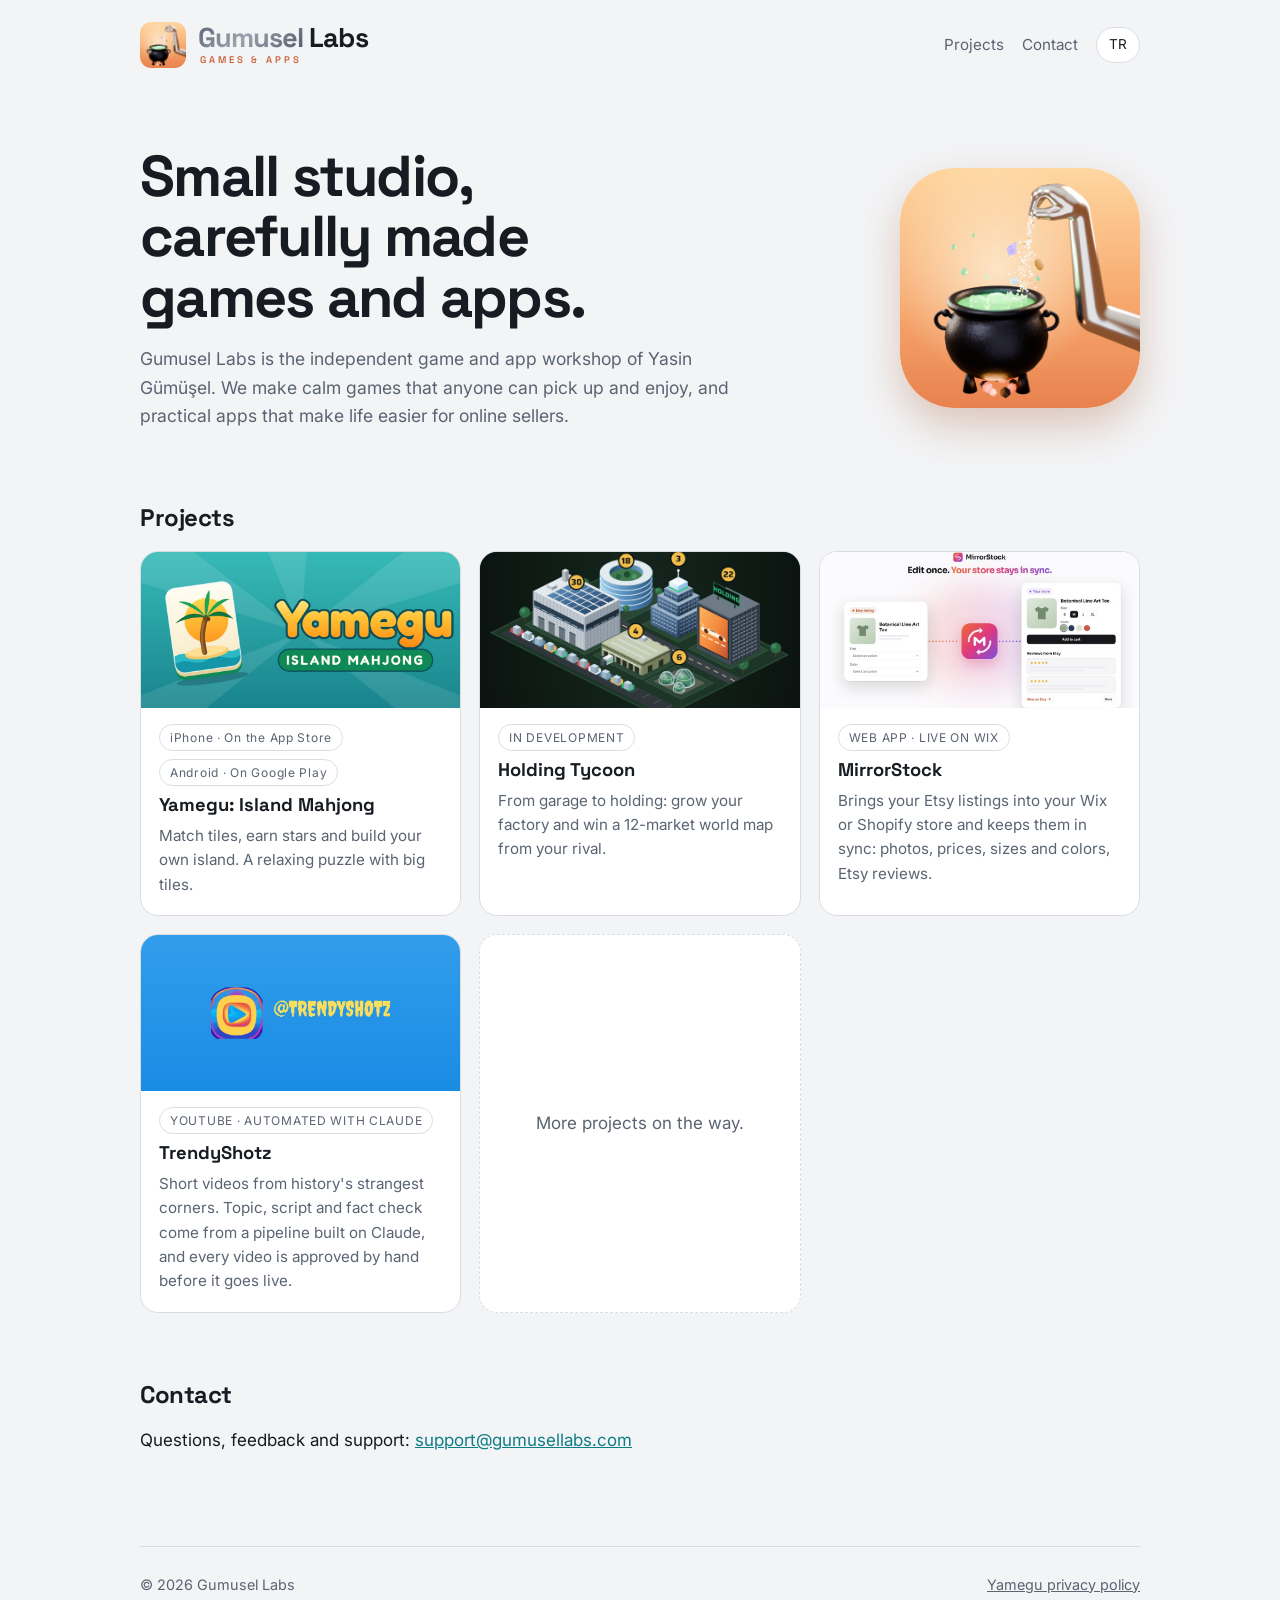
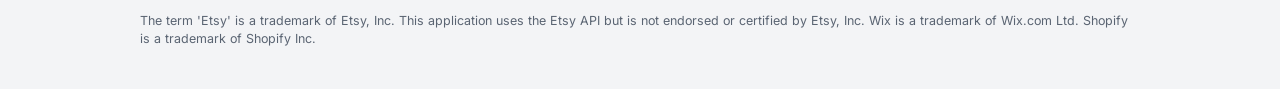
<file: index.html>
<!doctype html>
<html lang="en" data-l="en">
<head>
<meta charset="utf-8">
<meta name="viewport" content="width=device-width, initial-scale=1">
<title>Gumusel Labs</title>
<meta property="og:image" content="https://www.gumusellabs.com/assets/icon_512.png">
<meta name="description" content="Gumusel Labs: independent games and apps by Yasin Gümüşel. Home of Yamegu: Island Mahjong and MirrorStock.">
<link rel="icon" href="/assets/icon_192.png" type="image/png">
<link rel="preconnect" href="https://fonts.googleapis.com">
<link rel="preconnect" href="https://fonts.gstatic.com" crossorigin>
<link rel="stylesheet" href="https://fonts.googleapis.com/css2?family=Inter:wght@400;600&family=Space+Grotesk:wght@500;700&display=swap">
<link rel="stylesheet" href="/style.css?v=6">
<script src="/lang.js?v=4"></script>
</head>
<body>
<div class="wrap">
  <header class="top">
    <a class="brand" href="/"><img class="mark" src="/assets/icon_192.png" alt="" width="34" height="34"><span class="word"><span class="name"><b>Gumusel</b> Labs</span><span class="sub">Games &amp; Apps</span></span></a>
    <nav class="links">
      <a href="#projects"><span lang="tr">Projeler</span><span lang="en">Projects</span></a>
      <a href="#contact"><span lang="tr">İletişim</span><span lang="en">Contact</span></a>
      <button class="lang" type="button" aria-label="Language"><span lang="tr">EN</span><span lang="en">TR</span></button>
    </nav>
  </header>

  <section class="hero">
    <div class="hero-text">
      <h1><span lang="tr">Küçük ekip, özenli oyunlar ve uygulamalar.</span><span lang="en">Small studio, carefully made games and apps.</span></h1>
      <p lang="tr">Gumusel Labs, Yasin Gümüşel'in bağımsız oyun ve uygulama atölyesi. Herkesin rahatça oynayabileceği sakin oyunlar ve online satıcıların işini kolaylaştıran uygulamalar yapıyoruz.</p>
      <p lang="en">Gumusel Labs is the independent game and app workshop of Yasin Gümüşel. We make calm games that anyone can pick up and enjoy, and practical apps that make life easier for online sellers.</p>
    </div>
    <img class="hero-logo" src="/assets/icon_512.png" alt="Gumusel Labs" width="240" height="240">
  </section>

  <section id="projects">
    <h2><span lang="tr">Projeler</span><span lang="en">Projects</span></h2>
    <div class="projects">
      <a class="card" href="/yamegu/">
        <img class="shot" lang="tr" src="/assets/yamegu/feature_tr.jpg" alt="Yamegu: Ada Mahjong" width="1024" height="500">
        <img class="shot" lang="en" src="/assets/yamegu/feature_en.jpg" alt="Yamegu: Island Mahjong" width="1024" height="500">
        <div class="body">
          <span class="tag" style="text-transform:none"><span lang="tr">iPhone · App Store'da</span><span lang="en">iPhone · On the App Store</span></span>
          <span class="tag" style="text-transform:none"><span lang="tr">Android · Google Play'de</span><span lang="en">Android · On Google Play</span></span>
          <h3><span lang="tr">Yamegu: Ada Mahjong</span><span lang="en">Yamegu: Island Mahjong</span></h3>
          <p lang="tr">Taşları eşleştir, yıldız topla, kendi adanı kur. Büyük taşlı, rahatlatan bir bulmaca.</p>
          <p lang="en">Match tiles, earn stars and build your own island. A relaxing puzzle with big tiles.</p>
        </div>
      </a>
      <a class="card" href="/holding-tycoon/">
        <img class="shot tall" src="/assets/holding-tycoon/poster.jpg" alt="Holding Tycoon" width="720" height="1280">
        <div class="body">
          <span class="tag"><span lang="tr">Geliştiriliyor</span><span lang="en">In development</span></span>
          <h3>Holding Tycoon</h3>
          <p lang="tr">Garajdan holdinge: fabrikanı büyüt, 12 pazarlık dünya haritasını rakibinden kap.</p>
          <p lang="en">From garage to holding: grow your factory and win a 12-market world map from your rival.</p>
        </div>
      </a>
      <a class="card" href="https://www.mirrorstock.com" target="_blank" rel="noopener">
        <img class="shot" src="/assets/mirrorstock/feature.jpg" alt="MirrorStock: an Etsy listing synced to an online store" width="1024" height="500">
        <div class="body">
          <span class="tag"><span lang="tr">Web uygulaması · Wix'te yayında</span><span lang="en">Web app · Live on Wix</span></span>
          <h3>MirrorStock</h3>
          <p lang="tr">Etsy ilanlarını Wix ya da Shopify mağazana taşır ve senkron tutar: fotoğraflar, fiyatlar, beden ve renkler, Etsy yorumları.</p>
          <p lang="en">Brings your Etsy listings into your Wix or Shopify store and keeps them in sync: photos, prices, sizes and colors, Etsy reviews.</p>
        </div>
      </a>
      <a class="card" href="/trendyshotz/">
        <img class="shot" src="/assets/trendyshotz/feature.jpg" alt="TrendyShotz YouTube channel" width="1024" height="500">
        <div class="body">
          <span class="tag"><span lang="tr">YouTube · Claude ile otomasyon</span><span lang="en">YouTube · Automated with Claude</span></span>
          <h3>TrendyShotz</h3>
          <p lang="tr">Tarihin tuhaf köşelerinden kısa videolar. Konu, senaryo ve doğruluk kontrolü Claude üzerine kurulu bir otomasyonla yapılır; her video yayından önce elle onaylanır.</p>
          <p lang="en">Short videos from history's strangest corners. Topic, script and fact check come from a pipeline built on Claude, and every video is approved by hand before it goes live.</p>
        </div>
      </a>
      <div class="card empty">
        <span lang="tr">Yeni projeler yolda.</span><span lang="en">More projects on the way.</span>
      </div>
    </div>
  </section>

  <section id="contact">
    <h2><span lang="tr">İletişim</span><span lang="en">Contact</span></h2>
    <p lang="tr">Soru, öneri ve destek için: <a href="mailto:support@gumusellabs.com">support@gumusellabs.com</a></p>
    <p lang="en">Questions, feedback and support: <a href="mailto:support@gumusellabs.com">support@gumusellabs.com</a></p>
  </section>

  <footer>
    <span>© 2026 Gumusel Labs</span>
    <span><a href="/yamegu/privacy/"><span lang="tr">Yamegu gizlilik politikası</span><span lang="en">Yamegu privacy policy</span></a></span>
    <span class="legal">The term 'Etsy' is a trademark of Etsy, Inc. This application uses the Etsy API but is not endorsed or certified by Etsy, Inc. Wix is a trademark of Wix.com Ltd. Shopify is a trademark of Shopify Inc.</span>
  </footer>
</div>
</body>
</html>
</file>
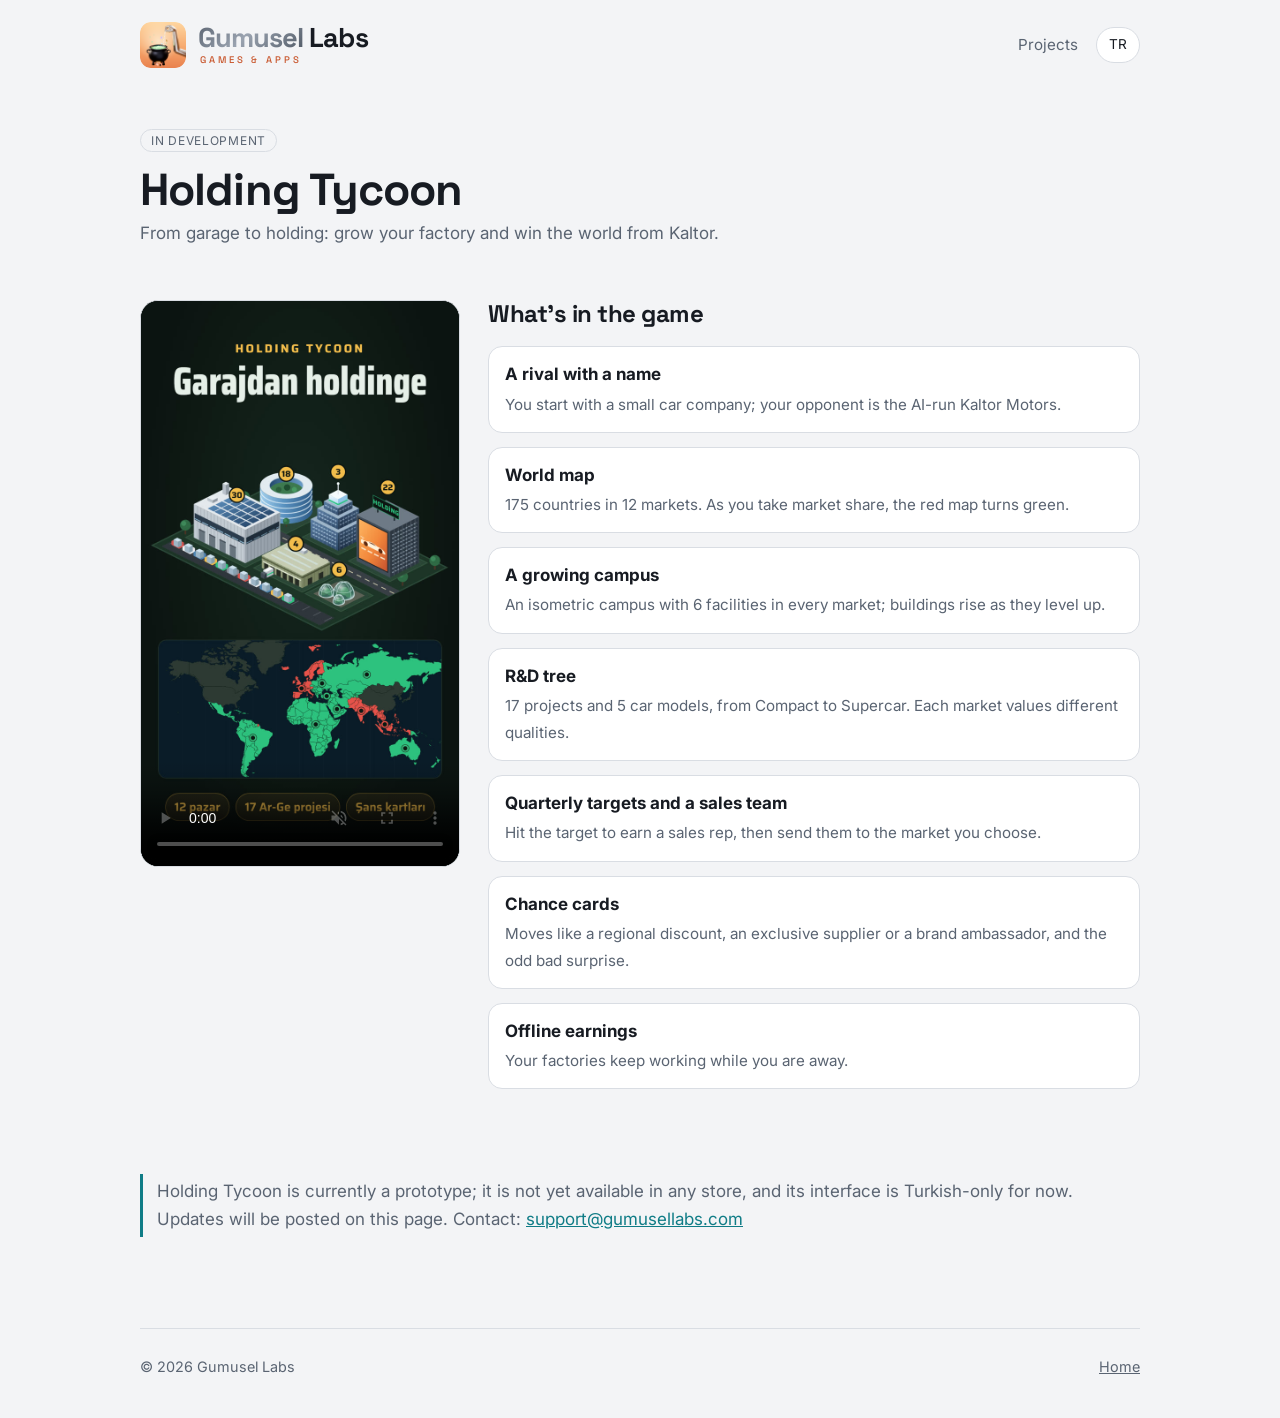
<file: holding-tycoon/index.html>
<!doctype html>
<html lang="en" data-l="en">
<head>
<meta charset="utf-8">
<meta name="viewport" content="width=device-width, initial-scale=1">
<title>Holding Tycoon – Gumusel Labs</title>
<meta name="description" content="Holding Tycoon: an idle tycoon game in development. Grow from a garage to a holding and win the world map from your rival.">
<meta property="og:title" content="Holding Tycoon">
<meta property="og:image" content="https://www.gumusellabs.com/assets/holding-tycoon/poster.jpg">
<link rel="icon" href="/assets/icon_192.png" type="image/png">
<link rel="preconnect" href="https://fonts.googleapis.com">
<link rel="preconnect" href="https://fonts.gstatic.com" crossorigin>
<link rel="stylesheet" href="https://fonts.googleapis.com/css2?family=Inter:wght@400;600&family=Space+Grotesk:wght@500;700&display=swap">
<link rel="stylesheet" href="/style.css?v=5">
<script src="/lang.js?v=4"></script>
</head>
<body>
<div class="wrap">
  <header class="top">
    <a class="brand" href="/"><img class="mark" src="/assets/icon_192.png" alt="" width="34" height="34"><span class="word"><span class="name"><b>Gumusel</b> Labs</span><span class="sub">Games &amp; Apps</span></span></a>
    <nav class="links">
      <a href="/#projects"><span lang="tr">Projeler</span><span lang="en">Projects</span></a>
      <button class="lang" type="button" aria-label="Language"><span lang="tr">EN</span><span lang="en">TR</span></button>
    </nav>
  </header>

  <div class="game-head">
    <div>
      <span class="tag"><span lang="tr">Geliştiriliyor</span><span lang="en">In development</span></span>
      <h1 style="margin-top:12px">Holding Tycoon</h1>
      <p lang="tr">Garajdan holdinge: fabrikanı büyüt, dünyayı Kaltor'dan kap.</p>
      <p lang="en">From garage to holding: grow your factory and win the world from Kaltor.</p>
    </div>
  </div>

  <section class="split">
    <video controls muted playsinline preload="metadata" poster="/assets/holding-tycoon/poster.jpg" width="1080" height="1920">
      <source src="/assets/holding-tycoon/fragman.mp4" type="video/mp4">
    </video>
    <div>
      <h2><span lang="tr">Oyunda neler var</span><span lang="en">What's in the game</span></h2>
      <ul class="features" lang="tr">
        <li><b>Adı olan bir rakip</b><span>Küçük bir otomobil şirketiyle başlarsın; karşında yapay zekâ rakibin Kaltor Motors var.</span></li>
        <li><b>Dünya haritası</b><span>175 ülke 12 pazara ayrılır. Pazar payını aldıkça kırmızı harita yeşile döner.</span></li>
        <li><b>Büyüyen yerleşke</b><span>Her pazarda 6 tesisli izometrik bir yerleşke; binalar seviye atladıkça yükselir.</span></li>
        <li><b>Ar-Ge ağacı</b><span>17 proje, Kompakt'tan Süper Spor'a 5 model. Her pazarın önem verdiği nitelikler farklı.</span></li>
        <li><b>Çeyrek hedefleri ve satış ekibi</b><span>Hedefi tutturunca gelen temsilciyi haritada istediğin pazara gönderirsin.</span></li>
        <li><b>Şans kartları</b><span>Bölgesel indirim, özel tedarikçi, marka elçisi gibi hamleler; bazen de kötü sürprizler.</span></li>
        <li><b>Çevrimdışı kazanç</b><span>Sen yokken fabrikalar çalışmaya devam eder.</span></li>
      </ul>
      <ul class="features" lang="en">
        <li><b>A rival with a name</b><span>You start with a small car company; your opponent is the AI-run Kaltor Motors.</span></li>
        <li><b>World map</b><span>175 countries in 12 markets. As you take market share, the red map turns green.</span></li>
        <li><b>A growing campus</b><span>An isometric campus with 6 facilities in every market; buildings rise as they level up.</span></li>
        <li><b>R&amp;D tree</b><span>17 projects and 5 car models, from Compact to Supercar. Each market values different qualities.</span></li>
        <li><b>Quarterly targets and a sales team</b><span>Hit the target to earn a sales rep, then send them to the market you choose.</span></li>
        <li><b>Chance cards</b><span>Moves like a regional discount, an exclusive supplier or a brand ambassador, and the odd bad surprise.</span></li>
        <li><b>Offline earnings</b><span>Your factories keep working while you are away.</span></li>
      </ul>
    </div>
  </section>

  <section>
    <p class="note" lang="tr">Holding Tycoon şu an bir prototip; henüz hiçbir mağazada yayınlanmadı ve arayüzü şimdilik yalnızca Türkçe. Gelişmeler bu sayfada duyurulacak. İletişim: <a href="mailto:support@gumusellabs.com">support@gumusellabs.com</a></p>
    <p class="note" lang="en">Holding Tycoon is currently a prototype; it is not yet available in any store, and its interface is Turkish-only for now. Updates will be posted on this page. Contact: <a href="mailto:support@gumusellabs.com">support@gumusellabs.com</a></p>
  </section>

  <footer>
    <span>© 2026 Gumusel Labs</span>
    <span><a href="/"><span lang="tr">Ana sayfa</span><span lang="en">Home</span></a></span>
  </footer>
</div>
</body>
</html>
</file>
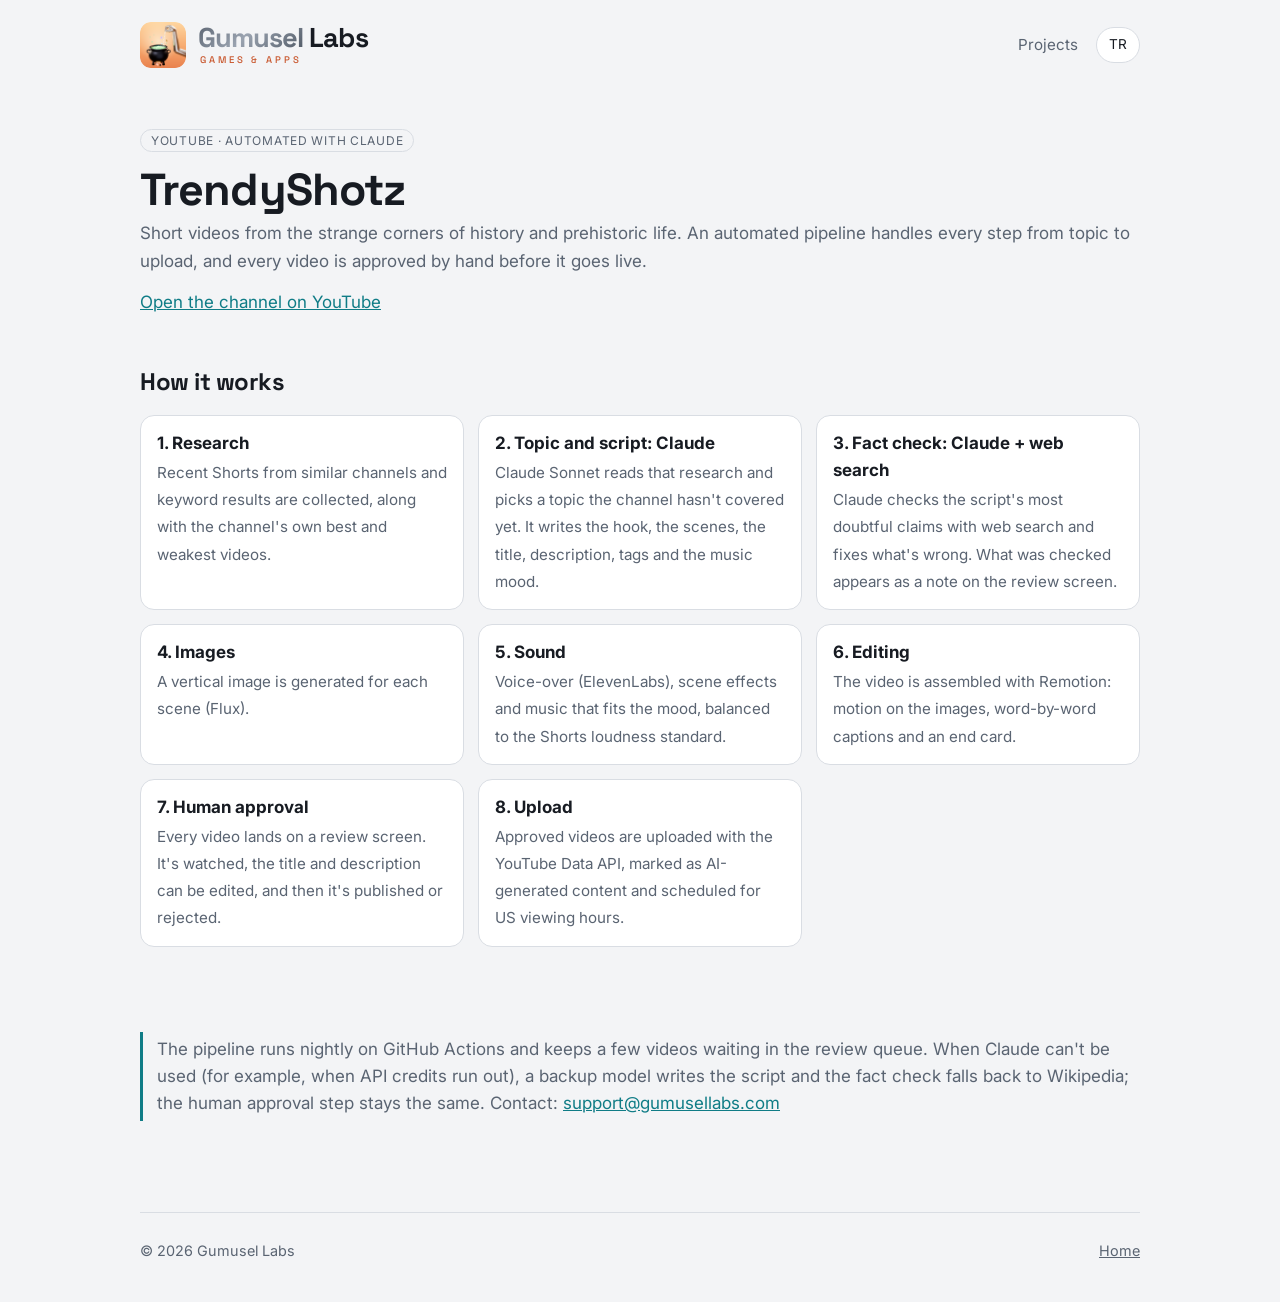
<file: trendyshotz/index.html>
<!doctype html>
<html lang="en" data-l="en">
<head>
<meta charset="utf-8">
<meta name="viewport" content="width=device-width, initial-scale=1">
<title>TrendyShotz – Gumusel Labs</title>
<meta name="description" content="TrendyShotz: a YouTube Shorts channel about strange history, made by an automated pipeline built on Claude, with a human approval step before every upload.">
<meta property="og:title" content="TrendyShotz">
<meta property="og:image" content="https://www.gumusellabs.com/assets/trendyshotz/feature.jpg">
<link rel="icon" href="/assets/icon_192.png" type="image/png">
<link rel="preconnect" href="https://fonts.googleapis.com">
<link rel="preconnect" href="https://fonts.gstatic.com" crossorigin>
<link rel="stylesheet" href="https://fonts.googleapis.com/css2?family=Inter:wght@400;600&family=Space+Grotesk:wght@500;700&display=swap">
<link rel="stylesheet" href="/style.css?v=6">
<script src="/lang.js?v=4"></script>
</head>
<body>
<div class="wrap">
  <header class="top">
    <a class="brand" href="/"><img class="mark" src="/assets/icon_192.png" alt="" width="34" height="34"><span class="word"><span class="name"><b>Gumusel</b> Labs</span><span class="sub">Games &amp; Apps</span></span></a>
    <nav class="links">
      <a href="/#projects"><span lang="tr">Projeler</span><span lang="en">Projects</span></a>
      <button class="lang" type="button" aria-label="Language"><span lang="tr">EN</span><span lang="en">TR</span></button>
    </nav>
  </header>

  <div class="game-head">
    <div>
      <span class="tag"><span lang="tr">YouTube · Claude ile otomasyon</span><span lang="en">YouTube · Automated with Claude</span></span>
      <h1 style="margin-top:12px">TrendyShotz</h1>
      <p lang="tr">Tarihin ve tarih öncesi yaşamın tuhaf köşelerinden kısa videolar. Konudan yüklemeye kadar her adımı bir otomasyon yapıyor; her video yayından önce elle onaylanıyor.</p>
      <p lang="en">Short videos from the strange corners of history and prehistoric life. An automated pipeline handles every step from topic to upload, and every video is approved by hand before it goes live.</p>
      <p style="margin-top:14px"><a href="https://www.youtube.com/@TRENDYSHOTZ" target="_blank" rel="noopener"><span lang="tr">Kanalı YouTube'da aç</span><span lang="en">Open the channel on YouTube</span></a></p>
    </div>
  </div>

  <section>
    <h2><span lang="tr">Nasıl çalışıyor</span><span lang="en">How it works</span></h2>
    <ul class="features" lang="tr">
      <li><b>1. Araştırma</b><span>Benzer kanalların yeni Shorts'ları ve anahtar kelime sonuçları toplanır; kanalın kendi en iyi ve en zayıf videoları da eklenir.</span></li>
      <li><b>2. Konu ve senaryo: Claude</b><span>Claude Sonnet bu araştırmaya bakıp daha önce işlenmemiş bir konu seçer. Açılış cümlesini, sahneleri, başlığı, açıklamayı, etiketleri ve müzik havasını yazar.</span></li>
      <li><b>3. Doğruluk kontrolü: Claude + web araması</b><span>Claude senaryodaki en şüpheli iddiaları web aramasıyla kontrol eder ve yanlışları düzeltir. Ne kontrol edildiği onay ekranında not olarak görünür.</span></li>
      <li><b>4. Görseller</b><span>Her sahne için dikey bir görsel üretilir (Flux).</span></li>
      <li><b>5. Ses</b><span>Seslendirme (ElevenLabs), sahne efektleri ve videonun havasına uygun müzik; ses Shorts standardına dengelenir.</span></li>
      <li><b>6. Montaj</b><span>Video Remotion ile kurulur: görsellere hareket, kelime kelime altyazı ve kapanış kartı.</span></li>
      <li><b>7. İnsan onayı</b><span>Her video bir onay ekranına düşer. İzlenir, başlık ve açıklama düzenlenir, sonra yayınlanır ya da reddedilir.</span></li>
      <li><b>8. Yükleme</b><span>Onaylanan video YouTube Data API ile yüklenir, yapay zekâ içeriği beyanı işaretlenir ve ABD izleyicisi için planlı saate zamanlanır.</span></li>
    </ul>
    <ul class="features" lang="en">
      <li><b>1. Research</b><span>Recent Shorts from similar channels and keyword results are collected, along with the channel's own best and weakest videos.</span></li>
      <li><b>2. Topic and script: Claude</b><span>Claude Sonnet reads that research and picks a topic the channel hasn't covered yet. It writes the hook, the scenes, the title, description, tags and the music mood.</span></li>
      <li><b>3. Fact check: Claude + web search</b><span>Claude checks the script's most doubtful claims with web search and fixes what's wrong. What was checked appears as a note on the review screen.</span></li>
      <li><b>4. Images</b><span>A vertical image is generated for each scene (Flux).</span></li>
      <li><b>5. Sound</b><span>Voice-over (ElevenLabs), scene effects and music that fits the mood, balanced to the Shorts loudness standard.</span></li>
      <li><b>6. Editing</b><span>The video is assembled with Remotion: motion on the images, word-by-word captions and an end card.</span></li>
      <li><b>7. Human approval</b><span>Every video lands on a review screen. It's watched, the title and description can be edited, and then it's published or rejected.</span></li>
      <li><b>8. Upload</b><span>Approved videos are uploaded with the YouTube Data API, marked as AI-generated content and scheduled for US viewing hours.</span></li>
    </ul>
  </section>

  <section>
    <p class="note" lang="tr">Otomasyon her gece GitHub Actions üzerinde çalışır ve onay kuyruğunda her zaman birkaç video hazır tutar. Claude kullanılamadığında (örneğin API kredisi bittiğinde) senaryoyu yedek bir model yazar ve doğruluk kontrolü Wikipedia üzerinden yapılır; insan onayı her durumda aynıdır. İletişim: <a href="mailto:support@gumusellabs.com">support@gumusellabs.com</a></p>
    <p class="note" lang="en">The pipeline runs nightly on GitHub Actions and keeps a few videos waiting in the review queue. When Claude can't be used (for example, when API credits run out), a backup model writes the script and the fact check falls back to Wikipedia; the human approval step stays the same. Contact: <a href="mailto:support@gumusellabs.com">support@gumusellabs.com</a></p>
  </section>

  <footer>
    <span>© 2026 Gumusel Labs</span>
    <span><a href="/"><span lang="tr">Ana sayfa</span><span lang="en">Home</span></a></span>
  </footer>
</div>
</body>
</html>
</file>
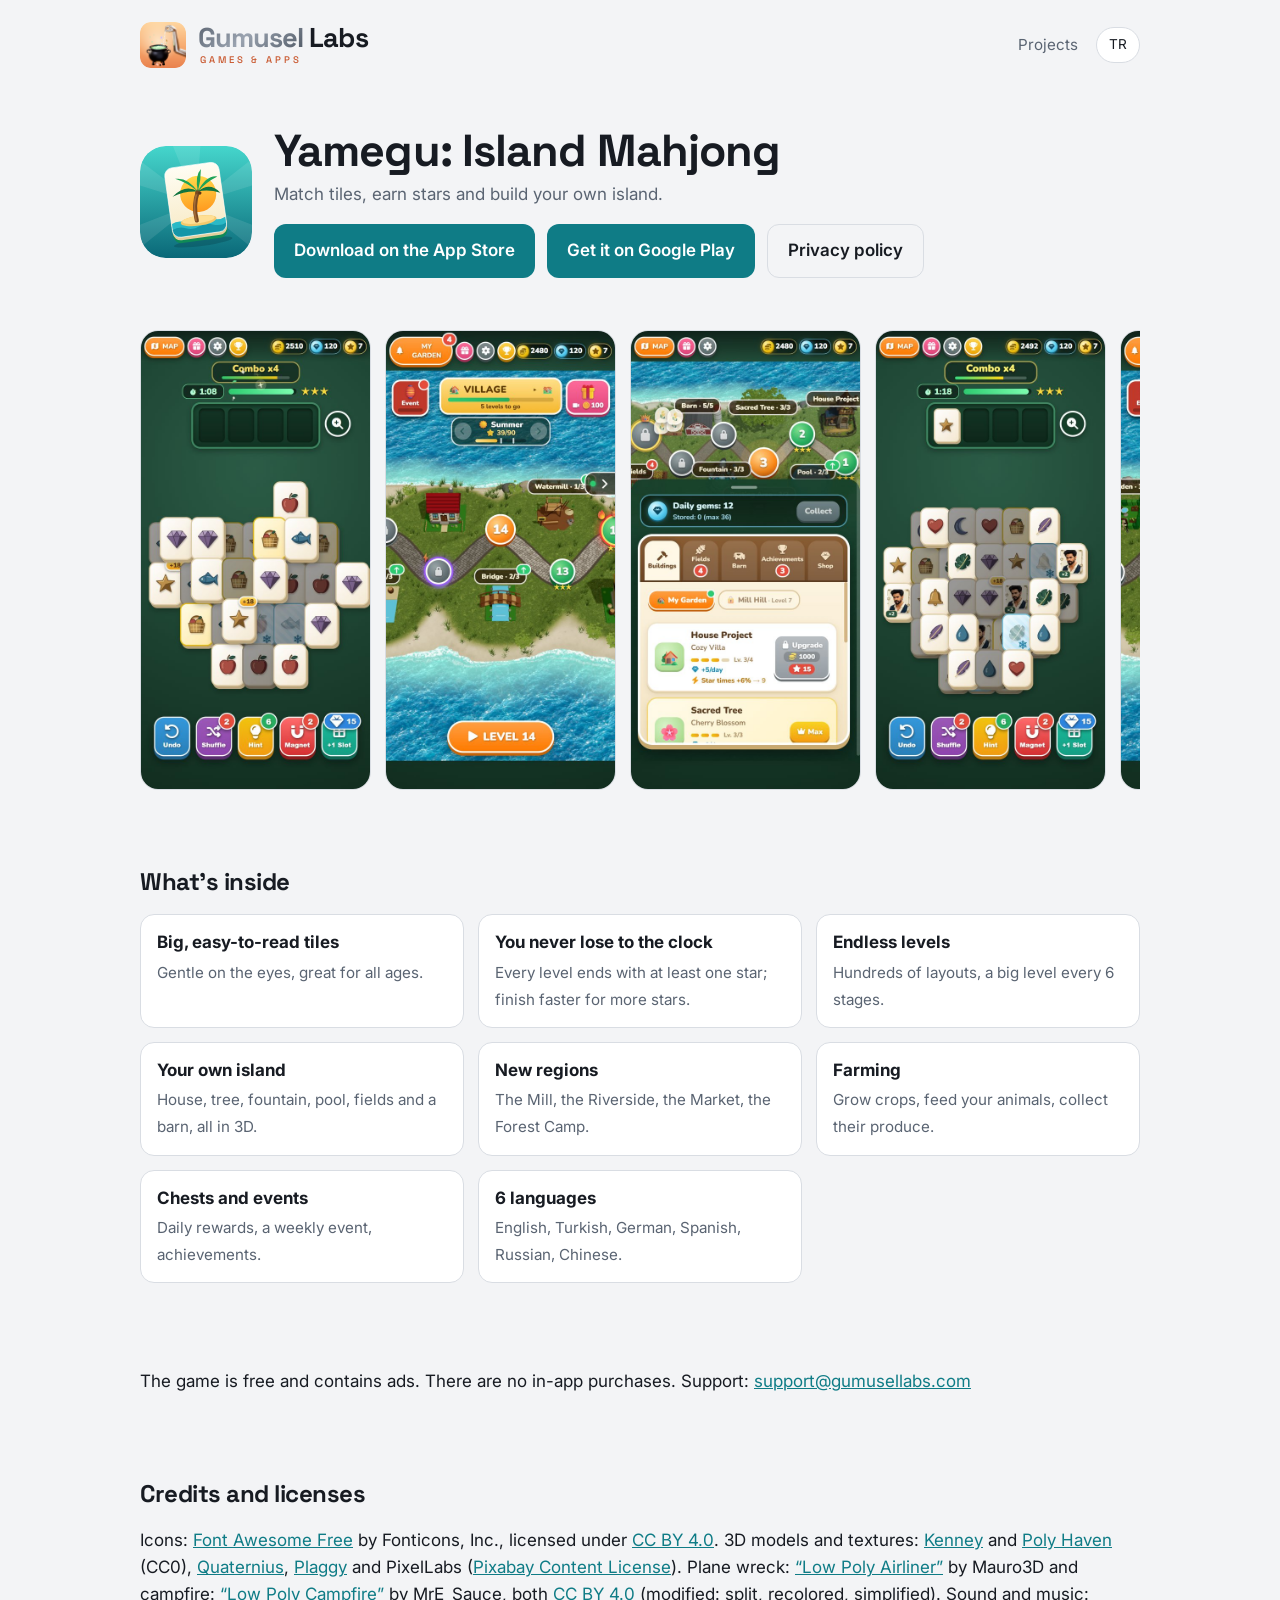
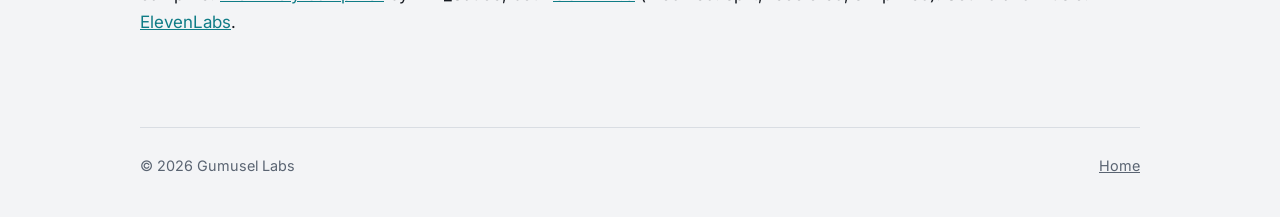
<file: yamegu/index.html>
<!doctype html>
<html lang="en" data-l="en">
<head>
<meta charset="utf-8">
<meta name="viewport" content="width=device-width, initial-scale=1">
<title>Yamegu: Island Mahjong – Gumusel Labs</title>
<meta name="description" content="Yamegu: Island Mahjong. Match tiles, earn stars and build your own island. Big tiles, relaxing play.">
<meta property="og:title" content="Yamegu: Island Mahjong">
<meta property="og:image" content="https://www.gumusellabs.com/assets/yamegu/feature_en.jpg">
<link rel="icon" href="/assets/yamegu/icon.svg" type="image/svg+xml">
<link rel="preconnect" href="https://fonts.googleapis.com">
<link rel="preconnect" href="https://fonts.gstatic.com" crossorigin>
<link rel="stylesheet" href="https://fonts.googleapis.com/css2?family=Inter:wght@400;600&family=Space+Grotesk:wght@500;700&display=swap">
<link rel="stylesheet" href="/style.css?v=5">
<script src="/lang.js?v=4"></script>
</head>
<body>
<div class="wrap">
  <header class="top">
    <a class="brand" href="/"><img class="mark" src="/assets/icon_192.png" alt="" width="34" height="34"><span class="word"><span class="name"><b>Gumusel</b> Labs</span><span class="sub">Games &amp; Apps</span></span></a>
    <nav class="links">
      <a href="/#projects"><span lang="tr">Projeler</span><span lang="en">Projects</span></a>
      <button class="lang" type="button" aria-label="Language"><span lang="tr">EN</span><span lang="en">TR</span></button>
    </nav>
  </header>

  <div class="game-head">
    <img src="/assets/yamegu/icon.svg" alt="" width="112" height="112">
    <div>
      <h1><span lang="tr">Yamegu: Ada Mahjong</span><span lang="en">Yamegu: Island Mahjong</span></h1>
      <p lang="tr">Taşları eşleştir, yıldız topla, kendi adanı kur.</p>
      <p lang="en">Match tiles, earn stars and build your own island.</p>
      <div class="actions">
        <a class="btn" href="https://apps.apple.com/app/id6823374237"><span lang="tr">App Store'dan indir</span><span lang="en">Download on the App Store</span></a>
        <a class="btn" href="https://play.google.com/store/apps/details?id=com.yamegu.mahjong"><span lang="tr">Google Play'den indir</span><span lang="en">Get it on Google Play</span></a>
        <a class="btn ghost" href="/yamegu/privacy/"><span lang="tr">Gizlilik politikası</span><span lang="en">Privacy policy</span></a>
      </div>
    </div>
  </div>

  <section>
    <div class="shots" lang="tr">
      <img src="/assets/yamegu/tr_1_oyun.jpg" alt="Oynanış" width="540" height="1080" loading="lazy">
      <img src="/assets/yamegu/tr_3_harita.jpg" alt="Ada haritası" width="540" height="1080" loading="lazy">
      <img src="/assets/yamegu/tr_4_bahce.jpg" alt="Bahçe ve yapılar" width="540" height="1080" loading="lazy">
      <img src="/assets/yamegu/tr_2_ileri_seviye.jpg" alt="İleri seviye" width="540" height="1080" loading="lazy">
      <img src="/assets/yamegu/tr_5_bolge.jpg" alt="Yeni bölgeler" width="540" height="1080" loading="lazy">
      <img src="/assets/yamegu/tr_6_sandik.jpg" alt="Sandık ödülü" width="540" height="1080" loading="lazy">
    </div>
    <div class="shots" lang="en">
      <img src="/assets/yamegu/en_1_oyun.jpg" alt="Gameplay" width="540" height="1080" loading="lazy">
      <img src="/assets/yamegu/en_3_harita.jpg" alt="Island map" width="540" height="1080" loading="lazy">
      <img src="/assets/yamegu/en_4_bahce.jpg" alt="Garden and buildings" width="540" height="1080" loading="lazy">
      <img src="/assets/yamegu/en_2_ileri_seviye.jpg" alt="Later level" width="540" height="1080" loading="lazy">
      <img src="/assets/yamegu/en_5_bolge.jpg" alt="New regions" width="540" height="1080" loading="lazy">
      <img src="/assets/yamegu/en_6_sandik.jpg" alt="Chest reward" width="540" height="1080" loading="lazy">
    </div>
  </section>

  <section>
    <h2><span lang="tr">Oyunda neler var</span><span lang="en">What's inside</span></h2>
    <ul class="features" lang="tr">
      <li><b>Büyük, okunaklı taşlar</b><span>Gözü yormaz, her yaşa uygun.</span></li>
      <li><b>Süre yüzünden kaybetmek yok</b><span>Her bölümü en az bir yıldızla bitirirsin; hızlı bitirirsen daha çok yıldız.</span></li>
      <li><b>Sonsuz bölüm</b><span>Yüzlerce dizilim, her 6 bölümde bir büyük bölüm.</span></li>
      <li><b>Kendi adan</b><span>Ev, ağaç, çeşme, havuz, tarlalar ve ahır; hepsi üç boyutlu.</span></li>
      <li><b>Yeni bölgeler</b><span>Değirmen, Nehir Kıyısı, Pazar Yeri, Orman Kampı.</span></li>
      <li><b>Çiftlik</b><span>Ürün yetiştir, hayvanlarını besle, ürünlerini topla.</span></li>
      <li><b>Sandıklar ve etkinlikler</b><span>Günlük ödüller, haftalık etkinlik, başarımlar.</span></li>
      <li><b>6 dil</b><span>Türkçe, İngilizce, Almanca, İspanyolca, Rusça, Çince.</span></li>
    </ul>
    <ul class="features" lang="en">
      <li><b>Big, easy-to-read tiles</b><span>Gentle on the eyes, great for all ages.</span></li>
      <li><b>You never lose to the clock</b><span>Every level ends with at least one star; finish faster for more stars.</span></li>
      <li><b>Endless levels</b><span>Hundreds of layouts, a big level every 6 stages.</span></li>
      <li><b>Your own island</b><span>House, tree, fountain, pool, fields and a barn, all in 3D.</span></li>
      <li><b>New regions</b><span>The Mill, the Riverside, the Market, the Forest Camp.</span></li>
      <li><b>Farming</b><span>Grow crops, feed your animals, collect their produce.</span></li>
      <li><b>Chests and events</b><span>Daily rewards, a weekly event, achievements.</span></li>
      <li><b>6 languages</b><span>English, Turkish, German, Spanish, Russian, Chinese.</span></li>
    </ul>
  </section>

  <section>
    <p lang="tr">Oyun ücretsizdir ve reklam içerir. Oyun içi satın alma yoktur. Destek: <a href="mailto:support@gumusellabs.com">support@gumusellabs.com</a></p>
    <p lang="en">The game is free and contains ads. There are no in-app purchases. Support: <a href="mailto:support@gumusellabs.com">support@gumusellabs.com</a></p>
  </section>

  <section id="credits">
    <h2><span lang="tr">Lisanslar ve teşekkürler</span><span lang="en">Credits and licenses</span></h2>
    <p lang="tr">Simgeler: <a href="https://fontawesome.com">Font Awesome Free</a> (Fonticons, Inc.), <a href="https://creativecommons.org/licenses/by/4.0/">CC BY 4.0</a> lisansıyla. 3D modeller ve dokular: <a href="https://kenney.nl">Kenney</a> ve <a href="https://polyhaven.com">Poly Haven</a> (CC0), <a href="https://quaternius.com">Quaternius</a>, <a href="https://plaggy.net">Plaggy</a> ve PixelLabs (<a href="https://pixabay.com/service/license-summary/">Pixabay İçerik Lisansı</a>). Uçak enkazı: Mauro3D&rsquo;nin <a href="https://sketchfab.com/3d-models/f06d488f08764e3ca26f2917d4053c69">&ldquo;Low Poly Airliner&rdquo;</a> ve kamp ateşi: MrE_Sauce&rsquo;un <a href="https://sketchfab.com/3d-models/695c62069ac44614acbfc6effcf7499d">&ldquo;Low Poly Campfire&rdquo;</a> modeli, ikisi de <a href="https://creativecommons.org/licenses/by/4.0/">CC BY 4.0</a> (değiştirildi: bölündü, yeniden boyandı, sadeleştirildi). Sesler ve müzik: <a href="https://elevenlabs.io">ElevenLabs</a>.</p>
    <p lang="en">Icons: <a href="https://fontawesome.com">Font Awesome Free</a> by Fonticons, Inc., licensed under <a href="https://creativecommons.org/licenses/by/4.0/">CC BY 4.0</a>. 3D models and textures: <a href="https://kenney.nl">Kenney</a> and <a href="https://polyhaven.com">Poly Haven</a> (CC0), <a href="https://quaternius.com">Quaternius</a>, <a href="https://plaggy.net">Plaggy</a> and PixelLabs (<a href="https://pixabay.com/service/license-summary/">Pixabay Content License</a>). Plane wreck: <a href="https://sketchfab.com/3d-models/f06d488f08764e3ca26f2917d4053c69">&ldquo;Low Poly Airliner&rdquo;</a> by Mauro3D and campfire: <a href="https://sketchfab.com/3d-models/695c62069ac44614acbfc6effcf7499d">&ldquo;Low Poly Campfire&rdquo;</a> by MrE_Sauce, both <a href="https://creativecommons.org/licenses/by/4.0/">CC BY 4.0</a> (modified: split, recolored, simplified). Sound and music: <a href="https://elevenlabs.io">ElevenLabs</a>.</p>
  </section>

  <footer>
    <span>© 2026 Gumusel Labs</span>
    <span><a href="/"><span lang="tr">Ana sayfa</span><span lang="en">Home</span></a></span>
  </footer>
</div>
</body>
</html>
</file>
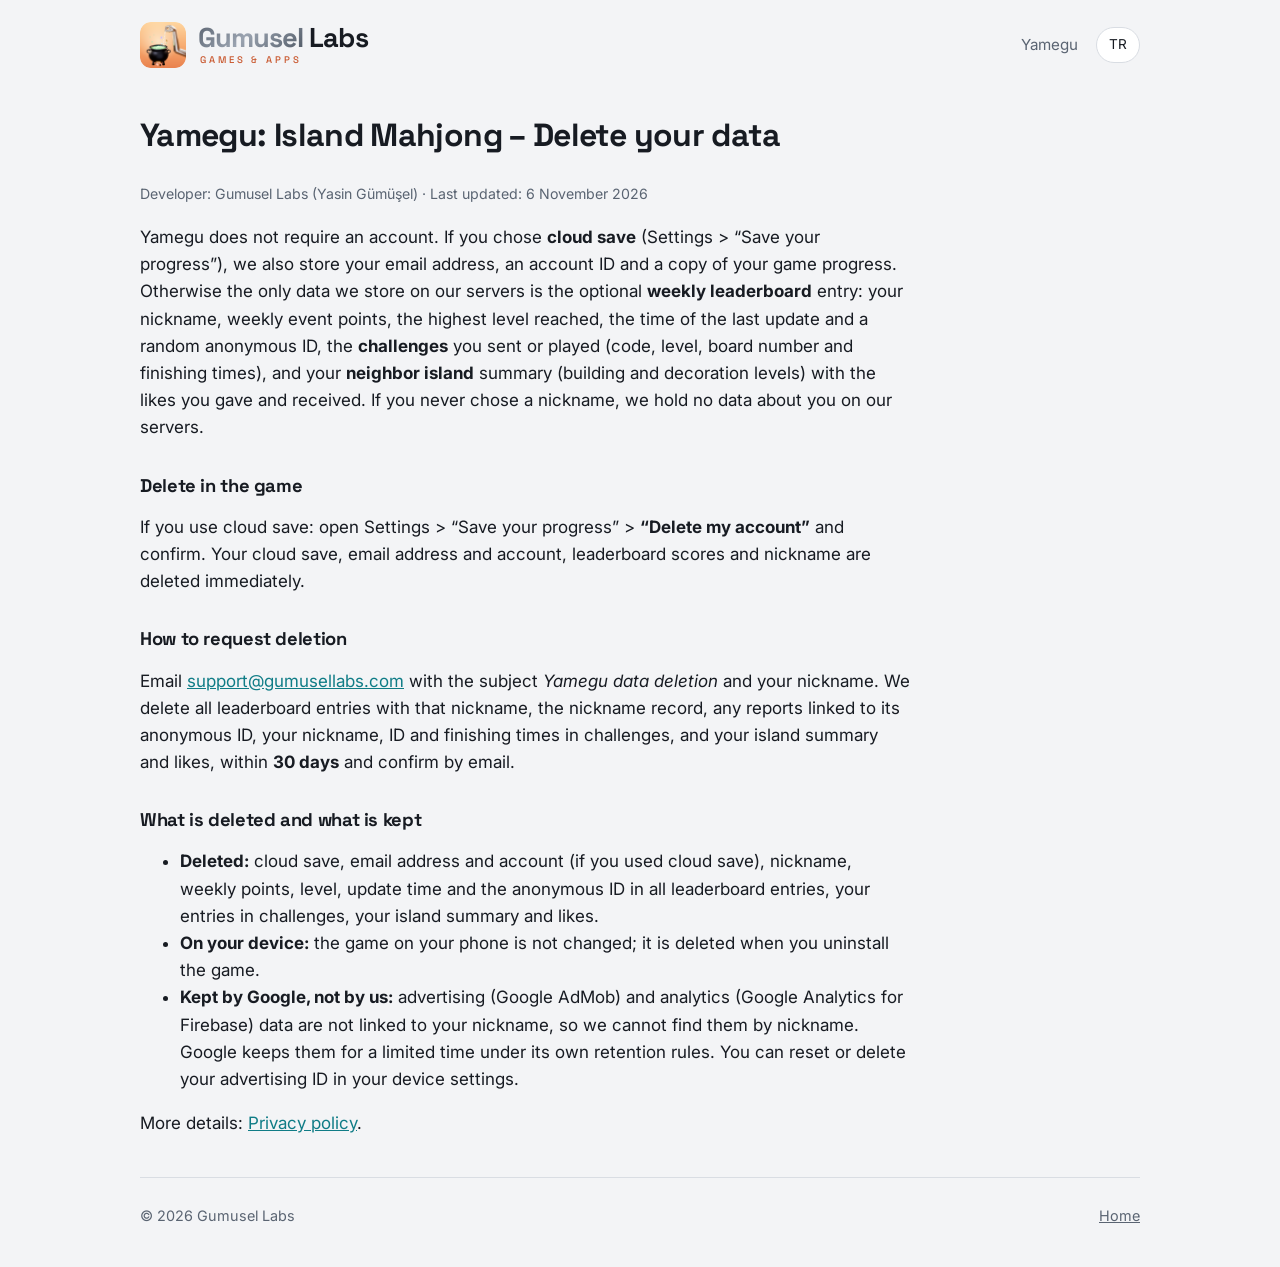
<file: yamegu/delete-data/index.html>
<!doctype html>
<html lang="en" data-l="en">
<head>
<meta charset="utf-8">
<meta name="viewport" content="width=device-width, initial-scale=1">
<title>Yamegu Data Deletion – Gumusel Labs</title>
<link rel="icon" href="/assets/yamegu/icon.svg" type="image/svg+xml">
<link rel="preconnect" href="https://fonts.googleapis.com">
<link rel="preconnect" href="https://fonts.gstatic.com" crossorigin>
<link rel="stylesheet" href="https://fonts.googleapis.com/css2?family=Inter:wght@400;600&family=Space+Grotesk:wght@500;700&display=swap">
<link rel="stylesheet" href="/style.css?v=5">
<script src="/lang.js?v=4"></script>
</head>
<body>
<div class="wrap">
  <header class="top">
    <a class="brand" href="/"><img class="mark" src="/assets/icon_192.png" alt="" width="34" height="34"><span class="word"><span class="name"><b>Gumusel</b> Labs</span><span class="sub">Games &amp; Apps</span></span></a>
    <nav class="links">
      <a href="/yamegu/">Yamegu</a>
      <button class="lang" type="button" aria-label="Language"><span lang="tr">EN</span><span lang="en">TR</span></button>
    </nav>
  </header>

    <article class="prose" lang="en">
    <h1>Yamegu: Island Mahjong – Delete your data</h1>
    <small>Developer: Gumusel Labs (Yasin Gümüşel) · Last updated: 6 November 2026</small>
    <p>Yamegu does not require an account. If you chose <strong>cloud save</strong> (Settings &gt; &ldquo;Save your progress&rdquo;), we also store your email address, an account ID and a copy of your game progress. Otherwise the only data we store on our servers is the optional <strong>weekly leaderboard</strong> entry: your nickname, weekly event points, the highest level reached, the time of the last update and a random anonymous ID, the <strong>challenges</strong> you sent or played (code, level, board number and finishing times), and your <strong>neighbor island</strong> summary (building and decoration levels) with the likes you gave and received. If you never chose a nickname, we hold no data about you on our servers.</p>
    <h2>Delete in the game</h2>
    <p>If you use cloud save: open Settings &gt; &ldquo;Save your progress&rdquo; &gt; <strong>&ldquo;Delete my account&rdquo;</strong> and confirm. Your cloud save, email address and account, leaderboard scores and nickname are deleted immediately.</p>
    <h2>How to request deletion</h2>
    <p>Email <a href="mailto:support@gumusellabs.com?subject=Yamegu%20data%20deletion">support@gumusellabs.com</a> with the subject <em>Yamegu data deletion</em> and your nickname. We delete all leaderboard entries with that nickname, the nickname record, any reports linked to its anonymous ID, your nickname, ID and finishing times in challenges, and your island summary and likes, within <strong>30 days</strong> and confirm by email.</p>
    <h2>What is deleted and what is kept</h2>
    <ul>
      <li><strong>Deleted:</strong> cloud save, email address and account (if you used cloud save), nickname, weekly points, level, update time and the anonymous ID in all leaderboard entries, your entries in challenges, your island summary and likes.</li>
      <li><strong>On your device:</strong> the game on your phone is not changed; it is deleted when you uninstall the game.</li>
      <li><strong>Kept by Google, not by us:</strong> advertising (Google AdMob) and analytics (Google Analytics for Firebase) data are not linked to your nickname, so we cannot find them by nickname. Google keeps them for a limited time under its own retention rules. You can reset or delete your advertising ID in your device settings.</li>
    </ul>
    <p>More details: <a href="/yamegu/privacy/">Privacy policy</a>.</p>
  </article>

  <article class="prose" lang="tr">
    <h1>Yamegu: Ada Mahjong – Verilerinizi silin</h1>
    <small>Geliştirici: Gumusel Labs (Yasin Gümüşel) · Son güncelleme: 6 Kasım 2026</small>
    <p>Yamegu hesap açmanızı istemez. <strong>Bulut kaydını</strong> seçtiyseniz (Ayarlar &gt; &ldquo;İlerlemeni kaydet&rdquo;) e-posta adresinizi, bir hesap kimliğini ve oyun ilerlemenizin bir kopyasını da saklarız. Bunun dışında sunucularımızda tuttuğumuz tek veri, isteğe bağlı <strong>haftalık sıralama</strong> kaydıdır: takma adınız, haftalık etkinlik puanınız, ulaştığınız en yüksek seviye, son güncelleme zamanı ve rastgele, anonim bir kimlik; ayrıca gönderdiğiniz ya da oynadığınız <strong>meydan okumalar</strong> (kod, seviye, tahta numarası ve bitirme süreleri) ve <strong>komşu adası</strong> özetiniz (yapı ve süs seviyeleri) ile verdiğiniz ve aldığınız beğeniler. Hiç takma ad seçmediyseniz sunucularımızda sizinle ilgili veri yoktur.</p>
    <h2>Oyunun içinden silme</h2>
    <p>Bulut kaydı kullanıyorsanız: Ayarlar &gt; &ldquo;İlerlemeni kaydet&rdquo; &gt; <strong>&ldquo;Hesabımı sil&rdquo;</strong> ve onaylayın. Bulut kaydınız, e-posta adresiniz ve hesabınız, sıralama puanlarınız ve takma adınız hemen silinir.</p>
    <h2>Silme isteği nasıl yapılır</h2>
    <p><a href="mailto:support@gumusellabs.com?subject=Yamegu%20veri%20silme">support@gumusellabs.com</a> adresine <em>Yamegu veri silme</em> konulu ve takma adınızı içeren bir e-posta gönderin. O takma ada ait tüm sıralama kayıtlarını, takma ad kaydını, anonim kimliğine bağlı şikâyetleri meydan okumalardaki takma ad, kimlik ve sürelerinizi, ada özetinizi ve beğenileri <strong>30 gün</strong> içinde siler, e-postayla bildiririz.</p>
    <h2>Neler silinir, neler kalır</h2>
    <ul>
      <li><strong>Silinenler:</strong> bulut kaydı, e-posta adresi ve hesap (bulut kaydı kullandıysanız), tüm sıralama kayıtlarındaki takma ad, haftalık puan, seviye, güncelleme zamanı ve anonim kimlik; meydan okumalardaki kayıtlarınız, ada özetiniz ve beğeniler.</li>
      <li><strong>Cihazınızda:</strong> telefonunuzdaki oyuna dokunulmaz; oyunu kaldırdığınızda silinir.</li>
      <li><strong>Bizde değil, Google'da kalanlar:</strong> reklam (Google AdMob) ve ölçüm (Google Analytics for Firebase) verileri takma adınızla bağlantılı değildir; bu yüzden onları takma adınızla bulamayız. Google bunları kendi saklama kurallarına göre sınırlı bir süre tutar. Reklam kimliğinizi cihaz ayarlarından sıfırlayabilir veya silebilirsiniz.</li>
    </ul>
    <p>Ayrıntılar: <a href="/yamegu/privacy/">Gizlilik politikası</a>.</p>
  </article>

  <footer>
    <span>© 2026 Gumusel Labs</span>
    <span><a href="/"><span lang="tr">Ana sayfa</span><span lang="en">Home</span></a></span>
  </footer>
</div>
</body>
</html>
</file>
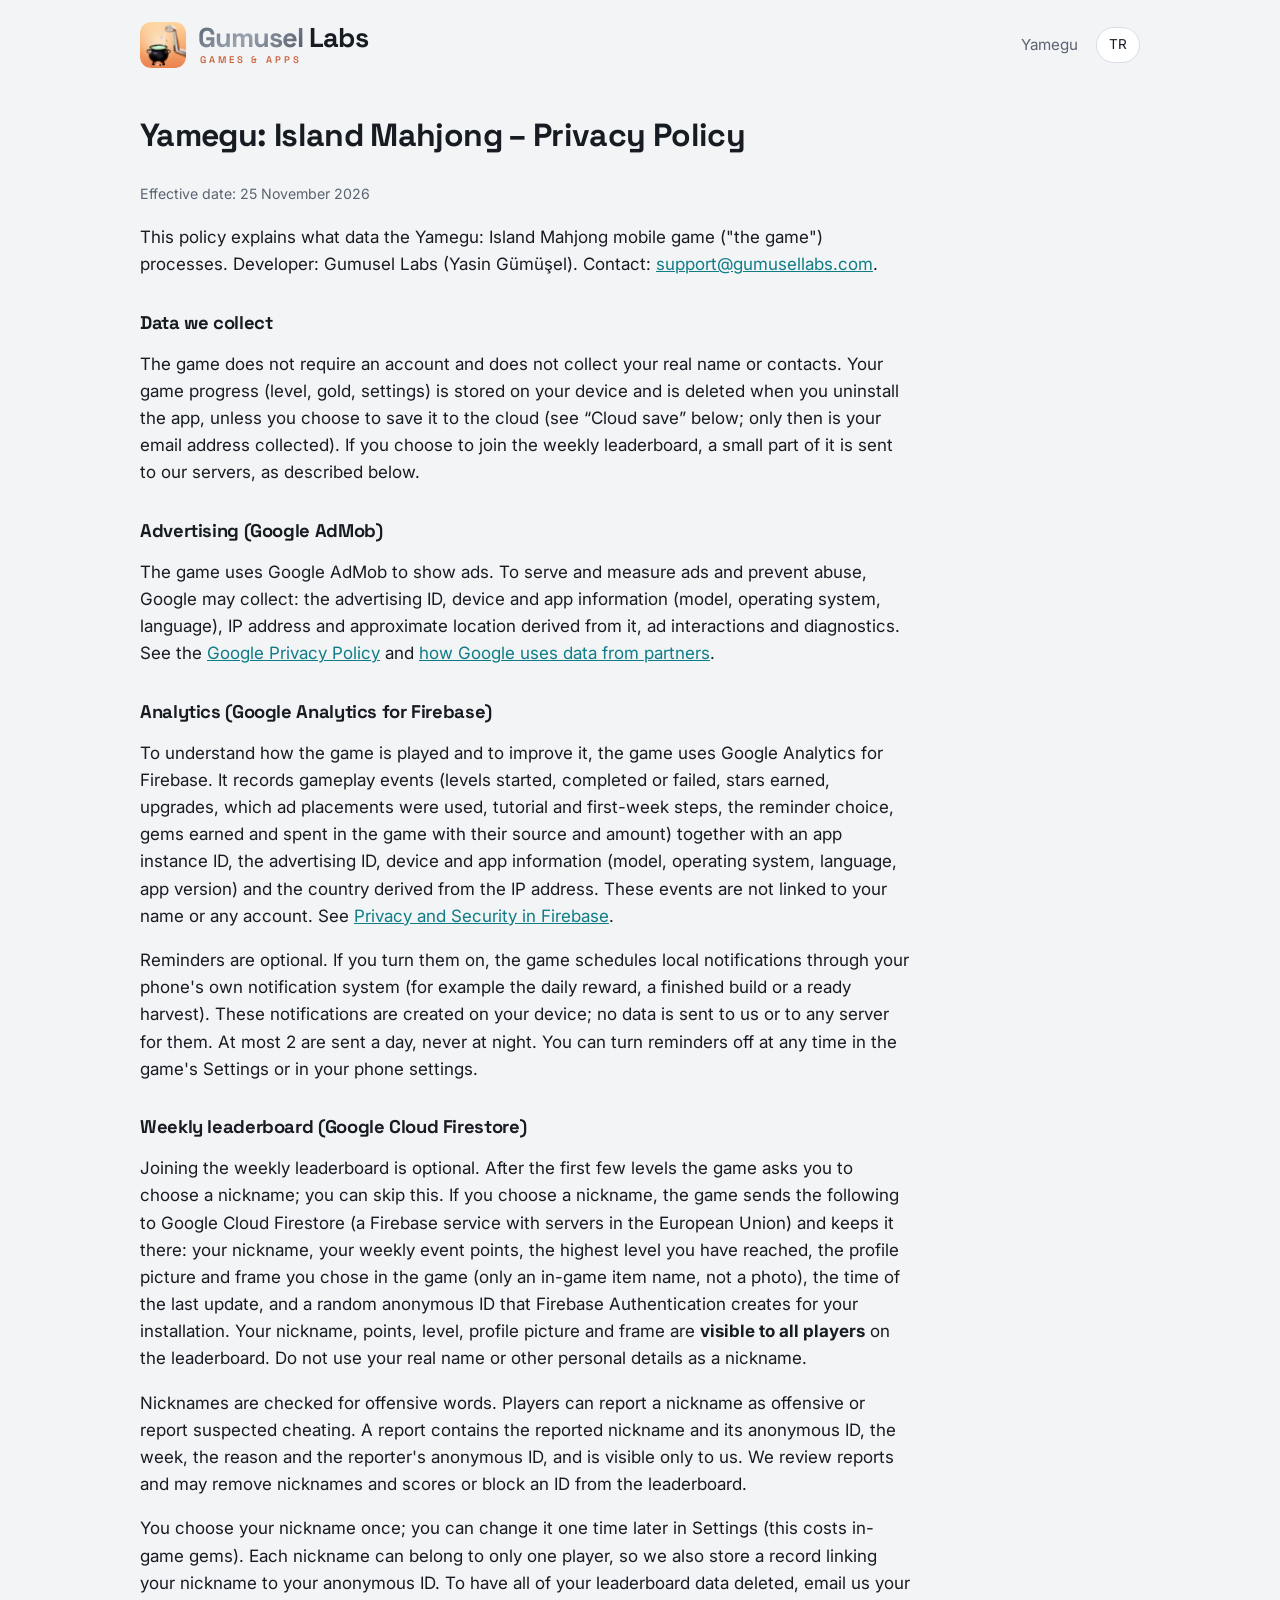
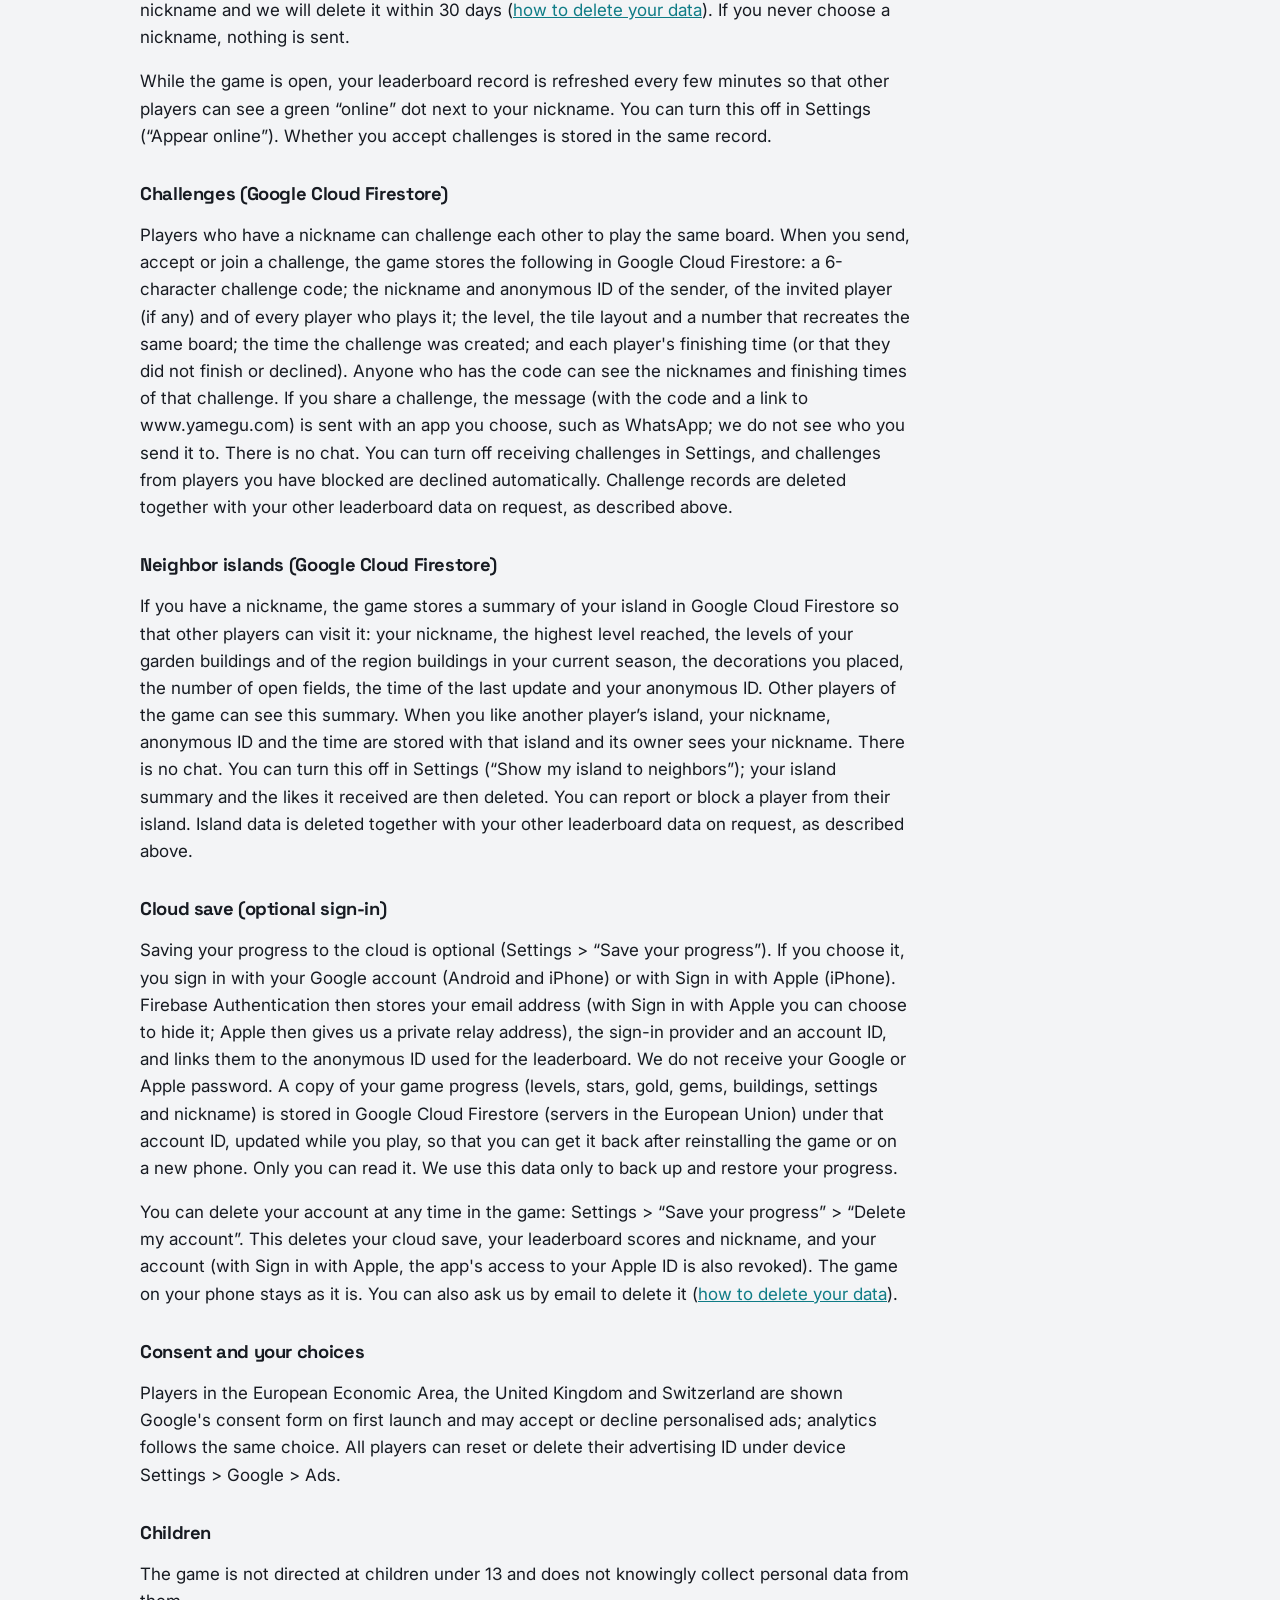
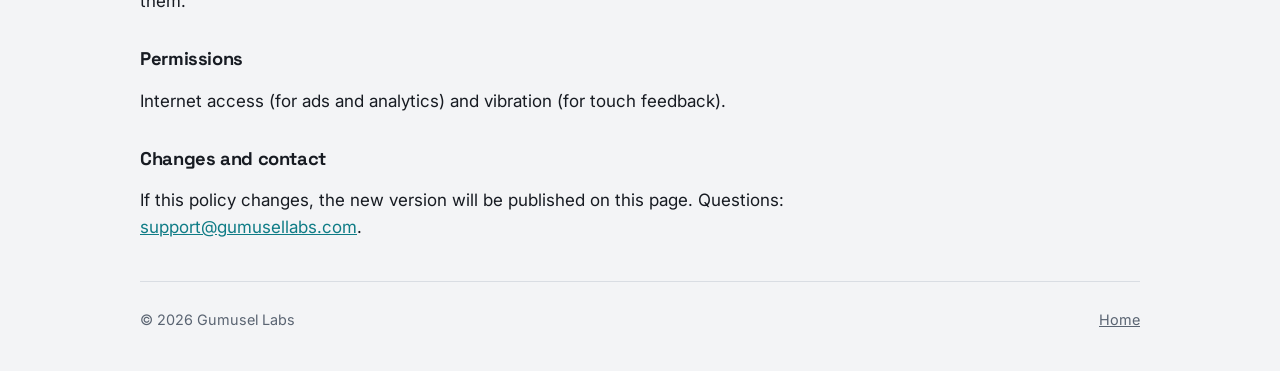
<file: yamegu/privacy/index.html>
<!doctype html>
<html lang="en" data-l="en">
<head>
<meta charset="utf-8">
<meta name="viewport" content="width=device-width, initial-scale=1">
<title>Yamegu Privacy Policy – Gumusel Labs</title>
<link rel="icon" href="/assets/yamegu/icon.svg" type="image/svg+xml">
<link rel="preconnect" href="https://fonts.googleapis.com">
<link rel="preconnect" href="https://fonts.gstatic.com" crossorigin>
<link rel="stylesheet" href="https://fonts.googleapis.com/css2?family=Inter:wght@400;600&family=Space+Grotesk:wght@500;700&display=swap">
<link rel="stylesheet" href="/style.css?v=5">
<script src="/lang.js?v=4"></script>
</head>
<body>
<div class="wrap">
  <header class="top">
    <a class="brand" href="/"><img class="mark" src="/assets/icon_192.png" alt="" width="34" height="34"><span class="word"><span class="name"><b>Gumusel</b> Labs</span><span class="sub">Games &amp; Apps</span></span></a>
    <nav class="links">
      <a href="/yamegu/">Yamegu</a>
      <button class="lang" type="button" aria-label="Language"><span lang="tr">EN</span><span lang="en">TR</span></button>
    </nav>
  </header>

  <article class="prose" lang="en">
    <h1>Yamegu: Island Mahjong – Privacy Policy</h1>
    <small>Effective date: 25 November 2026</small>
    <p>This policy explains what data the Yamegu: Island Mahjong mobile game ("the game") processes. Developer: Gumusel Labs (Yasin Gümüşel). Contact: <a href="mailto:support@gumusellabs.com">support@gumusellabs.com</a>.</p>
    <h2>Data we collect</h2>
    <p>The game does not require an account and does not collect your real name or contacts. Your game progress (level, gold, settings) is stored on your device and is deleted when you uninstall the app, unless you choose to save it to the cloud (see &ldquo;Cloud save&rdquo; below; only then is your email address collected). If you choose to join the weekly leaderboard, a small part of it is sent to our servers, as described below.</p>
    <h2>Advertising (Google AdMob)</h2>
    <p>The game uses Google AdMob to show ads. To serve and measure ads and prevent abuse, Google may collect: the advertising ID, device and app information (model, operating system, language), IP address and approximate location derived from it, ad interactions and diagnostics. See the <a href="https://policies.google.com/privacy">Google Privacy Policy</a> and <a href="https://policies.google.com/technologies/partner-sites">how Google uses data from partners</a>.</p>
    <h2>Analytics (Google Analytics for Firebase)</h2>
    <p>To understand how the game is played and to improve it, the game uses Google Analytics for Firebase. It records gameplay events (levels started, completed or failed, stars earned, upgrades, which ad placements were used, tutorial and first-week steps, the reminder choice, gems earned and spent in the game with their source and amount) together with an app instance ID, the advertising ID, device and app information (model, operating system, language, app version) and the country derived from the IP address. These events are not linked to your name or any account. See <a href="https://firebase.google.com/support/privacy">Privacy and Security in Firebase</a>.</p>
    <p>Reminders are optional. If you turn them on, the game schedules local notifications through your phone's own notification system (for example the daily reward, a finished build or a ready harvest). These notifications are created on your device; no data is sent to us or to any server for them. At most 2 are sent a day, never at night. You can turn reminders off at any time in the game's Settings or in your phone settings.</p>
    <h2>Weekly leaderboard (Google Cloud Firestore)</h2>
    <p>Joining the weekly leaderboard is optional. After the first few levels the game asks you to choose a nickname; you can skip this. If you choose a nickname, the game sends the following to Google Cloud Firestore (a Firebase service with servers in the European Union) and keeps it there: your nickname, your weekly event points, the highest level you have reached, the profile picture and frame you chose in the game (only an in-game item name, not a photo), the time of the last update, and a random anonymous ID that Firebase Authentication creates for your installation. Your nickname, points, level, profile picture and frame are <strong>visible to all players</strong> on the leaderboard. Do not use your real name or other personal details as a nickname.</p>
    <p>Nicknames are checked for offensive words. Players can report a nickname as offensive or report suspected cheating. A report contains the reported nickname and its anonymous ID, the week, the reason and the reporter's anonymous ID, and is visible only to us. We review reports and may remove nicknames and scores or block an ID from the leaderboard.</p>
    <p>You choose your nickname once; you can change it one time later in Settings (this costs in-game gems). Each nickname can belong to only one player, so we also store a record linking your nickname to your anonymous ID. To have all of your leaderboard data deleted, email us your nickname and we will delete it within 30 days (<a href="/yamegu/delete-data/">how to delete your data</a>). If you never choose a nickname, nothing is sent.</p>
    <p>While the game is open, your leaderboard record is refreshed every few minutes so that other players can see a green &ldquo;online&rdquo; dot next to your nickname. You can turn this off in Settings (&ldquo;Appear online&rdquo;). Whether you accept challenges is stored in the same record.</p>
    <h2>Challenges (Google Cloud Firestore)</h2>
    <p>Players who have a nickname can challenge each other to play the same board. When you send, accept or join a challenge, the game stores the following in Google Cloud Firestore: a 6-character challenge code; the nickname and anonymous ID of the sender, of the invited player (if any) and of every player who plays it; the level, the tile layout and a number that recreates the same board; the time the challenge was created; and each player's finishing time (or that they did not finish or declined). Anyone who has the code can see the nicknames and finishing times of that challenge. If you share a challenge, the message (with the code and a link to www.yamegu.com) is sent with an app you choose, such as WhatsApp; we do not see who you send it to. There is no chat. You can turn off receiving challenges in Settings, and challenges from players you have blocked are declined automatically. Challenge records are deleted together with your other leaderboard data on request, as described above.</p>
    <h2>Neighbor islands (Google Cloud Firestore)</h2>
    <p>If you have a nickname, the game stores a summary of your island in Google Cloud Firestore so that other players can visit it: your nickname, the highest level reached, the levels of your garden buildings and of the region buildings in your current season, the decorations you placed, the number of open fields, the time of the last update and your anonymous ID. Other players of the game can see this summary. When you like another player&rsquo;s island, your nickname, anonymous ID and the time are stored with that island and its owner sees your nickname. There is no chat. You can turn this off in Settings (&ldquo;Show my island to neighbors&rdquo;); your island summary and the likes it received are then deleted. You can report or block a player from their island. Island data is deleted together with your other leaderboard data on request, as described above.</p>
    <h2>Cloud save (optional sign-in)</h2>
    <p>Saving your progress to the cloud is optional (Settings &gt; &ldquo;Save your progress&rdquo;). If you choose it, you sign in with your Google account (Android and iPhone) or with Sign in with Apple (iPhone). Firebase Authentication then stores your email address (with Sign in with Apple you can choose to hide it; Apple then gives us a private relay address), the sign-in provider and an account ID, and links them to the anonymous ID used for the leaderboard. We do not receive your Google or Apple password. A copy of your game progress (levels, stars, gold, gems, buildings, settings and nickname) is stored in Google Cloud Firestore (servers in the European Union) under that account ID, updated while you play, so that you can get it back after reinstalling the game or on a new phone. Only you can read it. We use this data only to back up and restore your progress.</p>
    <p>You can delete your account at any time in the game: Settings &gt; &ldquo;Save your progress&rdquo; &gt; &ldquo;Delete my account&rdquo;. This deletes your cloud save, your leaderboard scores and nickname, and your account (with Sign in with Apple, the app's access to your Apple ID is also revoked). The game on your phone stays as it is. You can also ask us by email to delete it (<a href="/yamegu/delete-data/">how to delete your data</a>).</p>
    <h2>Consent and your choices</h2>
    <p>Players in the European Economic Area, the United Kingdom and Switzerland are shown Google's consent form on first launch and may accept or decline personalised ads; analytics follows the same choice. All players can reset or delete their advertising ID under device Settings &gt; Google &gt; Ads.</p>
    <h2>Children</h2>
    <p>The game is not directed at children under 13 and does not knowingly collect personal data from them.</p>
    <h2>Permissions</h2>
    <p>Internet access (for ads and analytics) and vibration (for touch feedback).</p>
    <h2>Changes and contact</h2>
    <p>If this policy changes, the new version will be published on this page. Questions: <a href="mailto:support@gumusellabs.com">support@gumusellabs.com</a>.</p>
  </article>

  <article class="prose" lang="tr">
    <h1>Yamegu: Ada Mahjong – Gizlilik Politikası</h1>
    <small>Yürürlük tarihi: 25 Kasım 2026</small>
    <p>Bu politika, Yamegu: Ada Mahjong ("oyun") mobil uygulamasının hangi verileri nasıl işlediğini açıklar. Geliştirici: Gumusel Labs (Yasin Gümüşel). İletişim: <a href="mailto:support@gumusellabs.com">support@gumusellabs.com</a>.</p>
    <h2>Bizim topladığımız veriler</h2>
    <p>Oyun hesap açmanızı istemez; gerçek adınızı veya rehberinizi toplamaz. Oyun ilerlemeniz (seviye, altın, ayarlar) cihazınızda saklanır ve uygulamayı kaldırdığınızda silinir; ancak buluta kaydetmeyi seçerseniz bir kopyası sunucuda tutulur (aşağıda &ldquo;Bulut kaydı&rdquo;; e-posta adresiniz yalnızca bu durumda alınır). Haftalık sıralamaya katılmayı seçerseniz bunun küçük bir kısmı aşağıda anlatıldığı gibi sunucularımıza gönderilir.</p>
    <h2>Reklamlar (Google AdMob)</h2>
    <p>Oyun, reklam göstermek için Google AdMob hizmetini kullanır. Google, reklam sunmak, ölçmek ve kötüye kullanımı önlemek için şu verileri toplayabilir: reklam kimliği, cihaz ve uygulama bilgileri (model, işletim sistemi, dil), IP adresi ve buna dayalı yaklaşık konum, reklam etkileşimleri ve tanılama verileri. Ayrıntılar: <a href="https://policies.google.com/privacy">Google Gizlilik Politikası</a> ve <a href="https://policies.google.com/technologies/partner-sites">Google'ın iş ortaklarından gelen verileri kullanımı</a>.</p>
    <h2>Ölçüm (Google Analytics for Firebase)</h2>
    <p>Oyunun nasıl oynandığını anlamak ve geliştirmek için Google Analytics for Firebase kullanılır. Oyun olayları (başlanan, bitirilen veya kaybedilen bölümler, kazanılan yıldızlar, yükseltmeler, kullanılan reklam alanları, öğretici ve ilk hafta adımları, hatırlatıcı tercihi, oyunda kazanılan ve harcanan elmasların kaynağı ve miktarı) uygulama örneği kimliği, reklam kimliği, cihaz ve uygulama bilgileri (model, işletim sistemi, dil, uygulama sürümü) ve IP adresinden çıkarılan ülke bilgisiyle birlikte kaydedilir. Bu olaylar adınızla ya da bir hesapla ilişkilendirilmez. Ayrıntılar: <a href="https://firebase.google.com/support/privacy">Firebase'de Gizlilik ve Güvenlik</a>.</p>
    <p>Hatırlatıcılar isteğe bağlıdır. Açarsanız oyun, telefonunuzun kendi bildirim sistemiyle yerel bildirimler planlar (örneğin günlük ödül, biten inşaat, hazır hasat). Bu bildirimler cihazınızda oluşturulur; bunun için hiçbir veri bize ya da başka bir sunucuya gönderilmez. Günde en çok 2 bildirim gönderilir, gece gönderilmez. Hatırlatıcıları oyunun Ayarlar bölümünden ya da telefonunuzun ayarlarından istediğiniz zaman kapatabilirsiniz.</p>
    <h2>Haftalık sıralama (Google Cloud Firestore)</h2>
    <p>Haftalık sıralamaya katılmak isteğe bağlıdır. Oyun ilk birkaç bölümden sonra bir takma ad seçmenizi ister; bu adımı atlayabilirsiniz. Takma ad seçerseniz oyun şu bilgileri Google Cloud Firestore'a (sunucuları Avrupa Birliği'nde olan bir Firebase hizmeti) gönderir ve orada saklar: takma adınız, haftalık etkinlik puanınız, ulaştığınız en yüksek seviye, oyunda seçtiğiniz profil resmi ve çerçeve (yalnızca oyun içi öğenin adı, fotoğraf değil), son güncelleme zamanı ve Firebase Authentication'ın kurulumunuz için oluşturduğu rastgele, anonim bir kimlik. Takma adınız, puanınız, seviyeniz, profil resminiz ve çerçeveniz sıralamada <strong>tüm oyunculara görünür</strong>. Takma ad olarak gerçek adınızı veya başka kişisel bilgilerinizi kullanmayın.</p>
    <p>Takma adlar uygunsuz sözcüklere karşı denetlenir. Oyuncular bir takma adı uygunsuz bulduklarında ya da hileden şüphelendiklerinde şikâyet edebilir. Şikâyet; şikâyet edilen takma adı ve anonim kimliğini, haftayı, sebebi ve şikâyet edenin anonim kimliğini içerir ve yalnızca bize görünür. Şikâyetleri inceler; takma adları ve puanları kaldırabilir ya da bir kimliği sıralamadan engelleyebiliriz.</p>
    <p>Takma adınızı bir kez seçersiniz; daha sonra Ayarlar'dan yalnızca bir kez değiştirebilirsiniz (bu, oyun içi elmasla yapılır). Her takma ad yalnızca bir oyuncuya ait olabildiği için takma adınızı anonim kimliğinizle eşleyen bir kayıt da saklarız. Tüm sıralama verilerinizin silinmesini isterseniz takma adınızı e-postayla bize bildirin; 30 gün içinde sileriz (<a href="/yamegu/delete-data/">verilerinizi nasıl silersiniz</a>). Hiç takma ad seçmezseniz hiçbir şey gönderilmez.</p>
    <p>Oyun açıkken sıralama kaydınız birkaç dakikada bir yenilenir; böylece diğer oyuncular takma adınızın yanında yeşil bir &ldquo;çevrimiçi&rdquo; noktası görür. Bunu Ayarlar'dan (&ldquo;Çevrimiçi görün&rdquo;) kapatabilirsiniz. Meydan okuma kabul edip etmediğiniz de aynı kayıtta saklanır.</p>
    <h2>Meydan okuma (Google Cloud Firestore)</h2>
    <p>Takma adı olan oyuncular birbirlerine aynı tahtayı oynamak için meydan okuyabilir. Bir meydan okuma gönderdiğinizde, kabul ettiğinizde ya da koduyla katıldığınızda oyun Google Cloud Firestore'da şunları saklar: 6 karakterli meydan okuma kodu; gönderenin, davet edilen oyuncunun (varsa) ve oynayan her oyuncunun takma adı ve anonim kimliği; seviye, taş düzeni ve aynı tahtayı yeniden kuran bir sayı; meydan okumanın oluşturulma zamanı ve her oyuncunun bitirme süresi (ya da bitiremediği veya reddettiği). Kodu bilen herkes o meydan okumadaki takma adları ve bitirme sürelerini görebilir. Bir meydan okumayı paylaşırsanız mesaj (kod ve www.yamegu.com bağlantısıyla) seçtiğiniz bir uygulamayla, örneğin WhatsApp ile gönderilir; kime gönderdiğinizi biz görmeyiz. Sohbet yoktur. Meydan okuma almayı Ayarlar'dan kapatabilirsiniz; engellediğiniz oyunculardan gelen meydan okumalar kendiliğinden reddedilir. Meydan okuma kayıtları, istek üzerine diğer sıralama verilerinizle birlikte yukarıda anlatıldığı gibi silinir.</p>
    <h2>Komşu adaları (Google Cloud Firestore)</h2>
    <p>Takma adınız varsa oyun, diğer oyuncular adanızı gezebilsin diye adanızın bir özetini Google Cloud Firestore&rsquo;da saklar: takma adınız, ulaştığınız en yüksek seviye, bahçe yapılarınızın ve bulunduğunuz mevsimdeki bölge yapılarının seviyeleri, yerleştirdiğiniz süsler, açık tarla sayısı, son güncelleme zamanı ve anonim kimliğiniz. Oyunun diğer oyuncuları bu özeti görebilir. Başka bir oyuncunun adasını beğendiğinizde takma adınız, anonim kimliğiniz ve zaman o adayla birlikte saklanır; ada sahibi takma adınızı görür. Sohbet yoktur. Bunu Ayarlar&rsquo;dan (&ldquo;Adamı komşulara göster&rdquo;) kapatabilirsiniz; o zaman ada özetiniz ve adanıza gelen beğeniler silinir. Bir oyuncuyu adasından şikâyet edebilir ya da engelleyebilirsiniz. Ada verileri, istek üzerine diğer sıralama verilerinizle birlikte yukarıda anlatıldığı gibi silinir.</p>
    <h2>Bulut kaydı (isteğe bağlı giriş)</h2>
    <p>İlerlemenizi buluta kaydetmek isteğe bağlıdır (Ayarlar &gt; &ldquo;İlerlemeni kaydet&rdquo;). Bunu seçerseniz Google hesabınızla (Android ve iPhone) ya da Apple ile Giriş ile (iPhone) oturum açarsınız. Firebase Authentication bu durumda e-posta adresinizi (Apple ile Giriş'te gizlemeyi seçebilirsiniz; Apple o zaman bize özel bir yönlendirme adresi verir), giriş yöntemini ve bir hesap kimliğini saklar ve bunları sıralamada kullanılan anonim kimlikle bağlar. Google veya Apple şifrenizi almayız. Oyun ilerlemenizin bir kopyası (seviyeler, yıldızlar, altın, elmas, yapılar, ayarlar ve takma ad) bu hesap kimliğiyle Google Cloud Firestore'da (Avrupa Birliği'ndeki sunucular) saklanır ve oynadıkça güncellenir; böylece oyunu yeniden kurduğunuzda ya da yeni telefonda geri alabilirsiniz. Bu kaydı yalnızca siz okuyabilirsiniz. Bu verileri yalnızca ilerlemenizi yedeklemek ve geri yüklemek için kullanırız.</p>
    <p>Hesabınızı oyunun içinden istediğiniz zaman silebilirsiniz: Ayarlar &gt; &ldquo;İlerlemeni kaydet&rdquo; &gt; &ldquo;Hesabımı sil&rdquo;. Bu işlem bulut kaydınızı, sıralama puanlarınızı ve takma adınızı ve hesabınızı siler (Apple ile Giriş'te uygulamanın Apple kimliğinize erişimi de kaldırılır). Telefonunuzdaki oyun olduğu gibi kalır. Silmeyi e-postayla da isteyebilirsiniz (<a href="/yamegu/delete-data/">verilerinizi silme</a>).</p>
    <h2>Rıza ve seçenekleriniz</h2>
    <p>Avrupa Ekonomik Alanı, Birleşik Krallık ve İsviçre'deki oyunculara ilk açılışta Google'ın rıza formu gösterilir; kişiselleştirilmiş reklamları kabul edebilir veya reddedebilirsiniz; ölçüm de aynı seçime uyar. Tüm oyuncular, cihazın Ayarlar &gt; Google &gt; Reklamlar bölümünden reklam kimliğini sıfırlayabilir veya silebilir.</p>
    <h2>Çocuklar</h2>
    <p>Oyun 13 yaşından küçük çocuklara yönelik değildir ve onlardan bilerek kişisel veri toplamaz.</p>
    <h2>İzinler</h2>
    <p>İnternet erişimi (reklamlar ve ölçüm için) ve titreşim (dokunma geri bildirimi için).</p>
    <h2>Değişiklikler ve iletişim</h2>
    <p>Bu politika güncellenirse yeni sürüm bu sayfada yayımlanır. Sorularınız için: <a href="mailto:support@gumusellabs.com">support@gumusellabs.com</a>.</p>
  </article>

  <footer>
    <span>© 2026 Gumusel Labs</span>
    <span><a href="/"><span lang="tr">Ana sayfa</span><span lang="en">Home</span></a></span>
  </footer>
</div>
</body>
</html>
</file>
<file: style.css>
/* Gumusel Labs: ortak stil. Renkler gümüş tonlu nötrler + tek vurgu. */
:root {
  --bg: #f3f4f6; --surface: #ffffff; --line: #d9dde3; --fg: #171b22; --muted: #5a6472;
  --accent: #0f7c86; --accent-fg: #ffffff;
  --silver: linear-gradient(135deg, #59626f, #9aa3b0 45%, #4f5864);
}
@media (prefers-color-scheme: dark) {
  :root { --bg: #0f1216; --surface: #181c22; --line: #2a3039; --fg: #eef1f5; --muted: #9aa5b4;
    --accent: #45d6cc; --accent-fg: #06282b;
    --silver: linear-gradient(135deg, #aeb7c4, #f1f4f8 45%, #8f99a8); color-scheme: dark; }
}
* { box-sizing: border-box; }
html { -webkit-text-size-adjust: 100%; }
body { margin: 0; background: var(--bg); color: var(--fg); font: 17px/1.6 "Inter", system-ui, "Segoe UI", Roboto, sans-serif; }
a { color: var(--accent); }
img { max-width: 100%; display: block; }
.wrap { max-width: 1040px; margin: 0 auto; padding: 0 20px; }

/* Dil: html[data-l] hangi dildeyse diğerinin öğeleri gizlenir */
html[data-l="tr"] [lang="en"], html[data-l="en"] [lang="tr"] { display: none !important; }

header.top { display: flex; align-items: center; justify-content: space-between; gap: 16px; padding-block: 22px; }
.brand { font: 700 1.25rem/1 "Space Grotesk", system-ui, sans-serif; letter-spacing: -0.01em; color: var(--fg); text-decoration: none; display: inline-flex; align-items: center; gap: 10px; }
.brand .mark { width: 34px; height: 34px; border-radius: 9px; }
.brand b { background: var(--silver); -webkit-background-clip: text; background-clip: text; color: transparent; }
nav.links { display: flex; align-items: center; gap: 18px; font-size: 0.95rem; }
nav.links a { color: var(--muted); text-decoration: none; }
nav.links a:hover { color: var(--fg); }
.lang { border: 1px solid var(--line); background: var(--surface); color: var(--fg); border-radius: 999px; padding: 6px 12px; font: inherit; font-size: 0.85rem; cursor: pointer; }

.hero { padding-block: 56px 40px; }
.hero h1 { font: 700 clamp(2.2rem, 6vw, 3.6rem)/1.05 "Space Grotesk", system-ui, sans-serif; letter-spacing: -0.03em; margin: 0 0 18px; text-wrap: balance; max-width: 16ch; }
.hero p { color: var(--muted); max-width: 56ch; margin: 0; font-size: 1.1rem; }

h2 { font: 700 1.5rem/1.2 "Space Grotesk", system-ui, sans-serif; letter-spacing: -0.02em; margin: 0 0 18px; }
section { padding-block: 34px; }

.projects { display: grid; grid-template-columns: repeat(auto-fill, minmax(290px, 1fr)); gap: 18px; }
.card { background: var(--surface); border: 1px solid var(--line); border-radius: 18px; overflow: hidden; display: flex; flex-direction: column; text-decoration: none; color: inherit; transition: transform .15s, border-color .15s; }
a.card:hover { transform: translateY(-3px); border-color: var(--accent); }
.card .shot { aspect-ratio: 1024 / 500; object-fit: cover; width: 100%; height: auto; background: #0a6878; }
.card .body { padding: 16px 18px 18px; display: flex; flex-direction: column; gap: 8px; }
.card h3 { margin: 0; font: 700 1.15rem/1.2 "Space Grotesk", system-ui, sans-serif; }
.card p { margin: 0; color: var(--muted); font-size: 0.95rem; }
.tag { align-self: flex-start; font-size: 0.75rem; letter-spacing: 0.06em; text-transform: uppercase; border: 1px solid var(--line); border-radius: 999px; padding: 3px 10px; color: var(--muted); }
.card.empty { border-style: dashed; justify-content: center; min-height: 220px; align-items: center; text-align: center; color: var(--muted); padding: 20px; }

.btn { display: inline-flex; align-items: center; gap: 8px; background: var(--accent); color: var(--accent-fg); text-decoration: none; font-weight: 600; border-radius: 12px; padding: 12px 20px; }
.btn.ghost { background: transparent; color: var(--fg); border: 1px solid var(--line); }
.btn[aria-disabled="true"] { opacity: 0.6; pointer-events: none; }

/* Oyun sayfası */
.game-head { display: flex; gap: 22px; align-items: center; flex-wrap: wrap; padding-block: 36px 18px; }
.game-head img { width: 112px; height: 112px; border-radius: 26px; }
.game-head h1 { font: 700 clamp(1.9rem, 5vw, 2.8rem)/1.1 "Space Grotesk", system-ui, sans-serif; letter-spacing: -0.02em; margin: 0 0 6px; }
.game-head p { margin: 0; color: var(--muted); }
.actions { display: flex; gap: 12px; flex-wrap: wrap; margin-top: 16px; }
.shots { display: flex; gap: 14px; overflow-x: auto; padding-bottom: 10px; scroll-snap-type: x mandatory; }
.shots img { height: 460px; width: auto; max-width: none; border-radius: 18px; border: 1px solid var(--line); scroll-snap-align: start; }
.features { display: grid; grid-template-columns: repeat(auto-fit, minmax(240px, 1fr)); gap: 14px; padding: 0; margin: 0; list-style: none; }
.features li { background: var(--surface); border: 1px solid var(--line); border-radius: 14px; padding: 14px 16px; }
.features b { display: block; margin-bottom: 2px; }
.features span { color: var(--muted); font-size: 0.95rem; }

.prose { max-width: 70ch; }
.prose h1 { font: 700 2rem/1.15 "Space Grotesk", system-ui, sans-serif; letter-spacing: -0.02em; }
.prose h2 { font-size: 1.15rem; margin-top: 1.8em; margin-bottom: 0.4em; }
.prose small { color: var(--muted); }

footer { border-top: 1px solid var(--line); margin-top: 40px; padding-block: 26px 40px; color: var(--muted); font-size: 0.9rem; display: flex; gap: 16px; justify-content: space-between; flex-wrap: wrap; }
footer a { color: var(--muted); }
footer .legal { flex-basis: 100%; font-size: 0.78rem; line-height: 1.5; }

/* Dikey tanıtım görseli kart başlığında: yerleşkenin olduğu bant görünsün */
.card .shot.tall { object-position: 50% 40%; }
/* Proje sayfasında dikey fragman + yanında metin */
.split { display: grid; grid-template-columns: minmax(0, 320px) minmax(0, 1fr); gap: 28px; align-items: start; }
.split video, .split .poster { width: 100%; height: auto; border-radius: 18px; border: 1px solid var(--line); background: #0b1410; }
.split .features { grid-template-columns: 1fr; }
@media (max-width: 720px) { .split { grid-template-columns: 1fr; } .split video { max-width: 320px; margin-inline: auto; } }
.note { border-left: 3px solid var(--accent); padding: 4px 0 4px 14px; color: var(--muted); }

/* Ana sayfa başlığı: metin solda, stüdyo logosu sağda; dar ekranda logo küçülüp üste geçer */
.hero { display: flex; align-items: center; justify-content: space-between; gap: 32px; }
.hero-text { min-width: 0; }
.hero-logo { width: 240px; height: 240px; flex: none; border-radius: 54px; box-shadow: 0 18px 40px rgba(160, 80, 30, 0.28); }
@media (max-width: 760px) { .hero { flex-direction: column-reverse; align-items: flex-start; gap: 22px; } .hero-logo { width: 120px; height: 120px; border-radius: 27px; } }
.brand { white-space: nowrap; }

/* Marka yazisi: gumus "Gumusel" + koyu "Labs", altinda aralikli "GAMES & APPS" (logo dosyasindaki yazili logoyla ayni) */
:root { --warm: #c8552b; }
@media (prefers-color-scheme: dark) { :root { --warm: #ffb37a; } }
.brand { gap: 12px; }
.brand .mark { width: 46px; height: 46px; border-radius: 11px; }
.brand .word { display: flex; flex-direction: column; gap: 5px; }
.brand .name { font-size: 1.7rem; letter-spacing: -0.035em; line-height: 1; }
.brand .sub { font: 500 0.6rem/1 "Space Grotesk", system-ui, sans-serif; letter-spacing: 0.32em; text-transform: uppercase; color: var(--warm); }
@media (max-width: 480px) { .brand .name { font-size: 1.35rem; } .brand .mark { width: 40px; height: 40px; } .brand .sub { font-size: 0.52rem; } }
/* Dar ekranda marka yazisina yer kalsin: sayfa ici baglantilar gizlenir, dil dugmesi kalir */
@media (max-width: 480px) { nav.links a { display: none; } }
.brand .sub { margin-left: 2px; }
</file>
